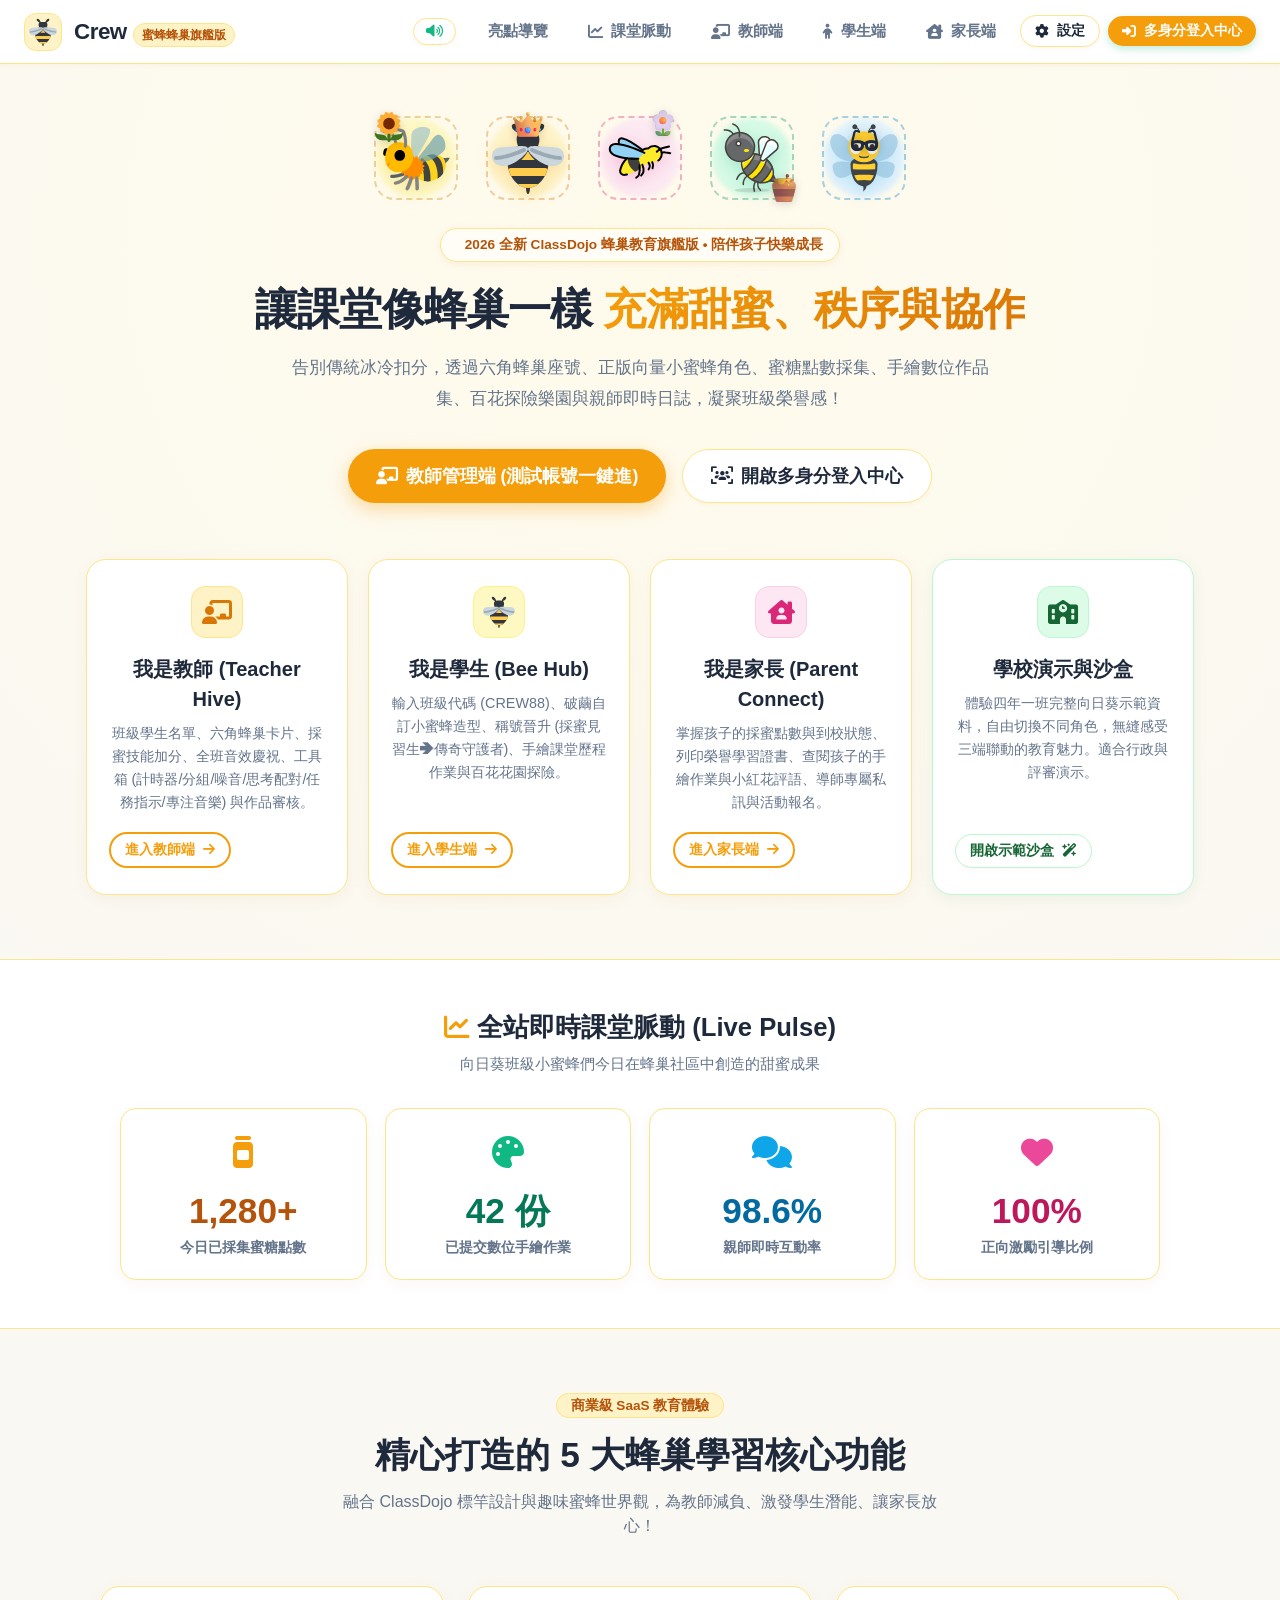
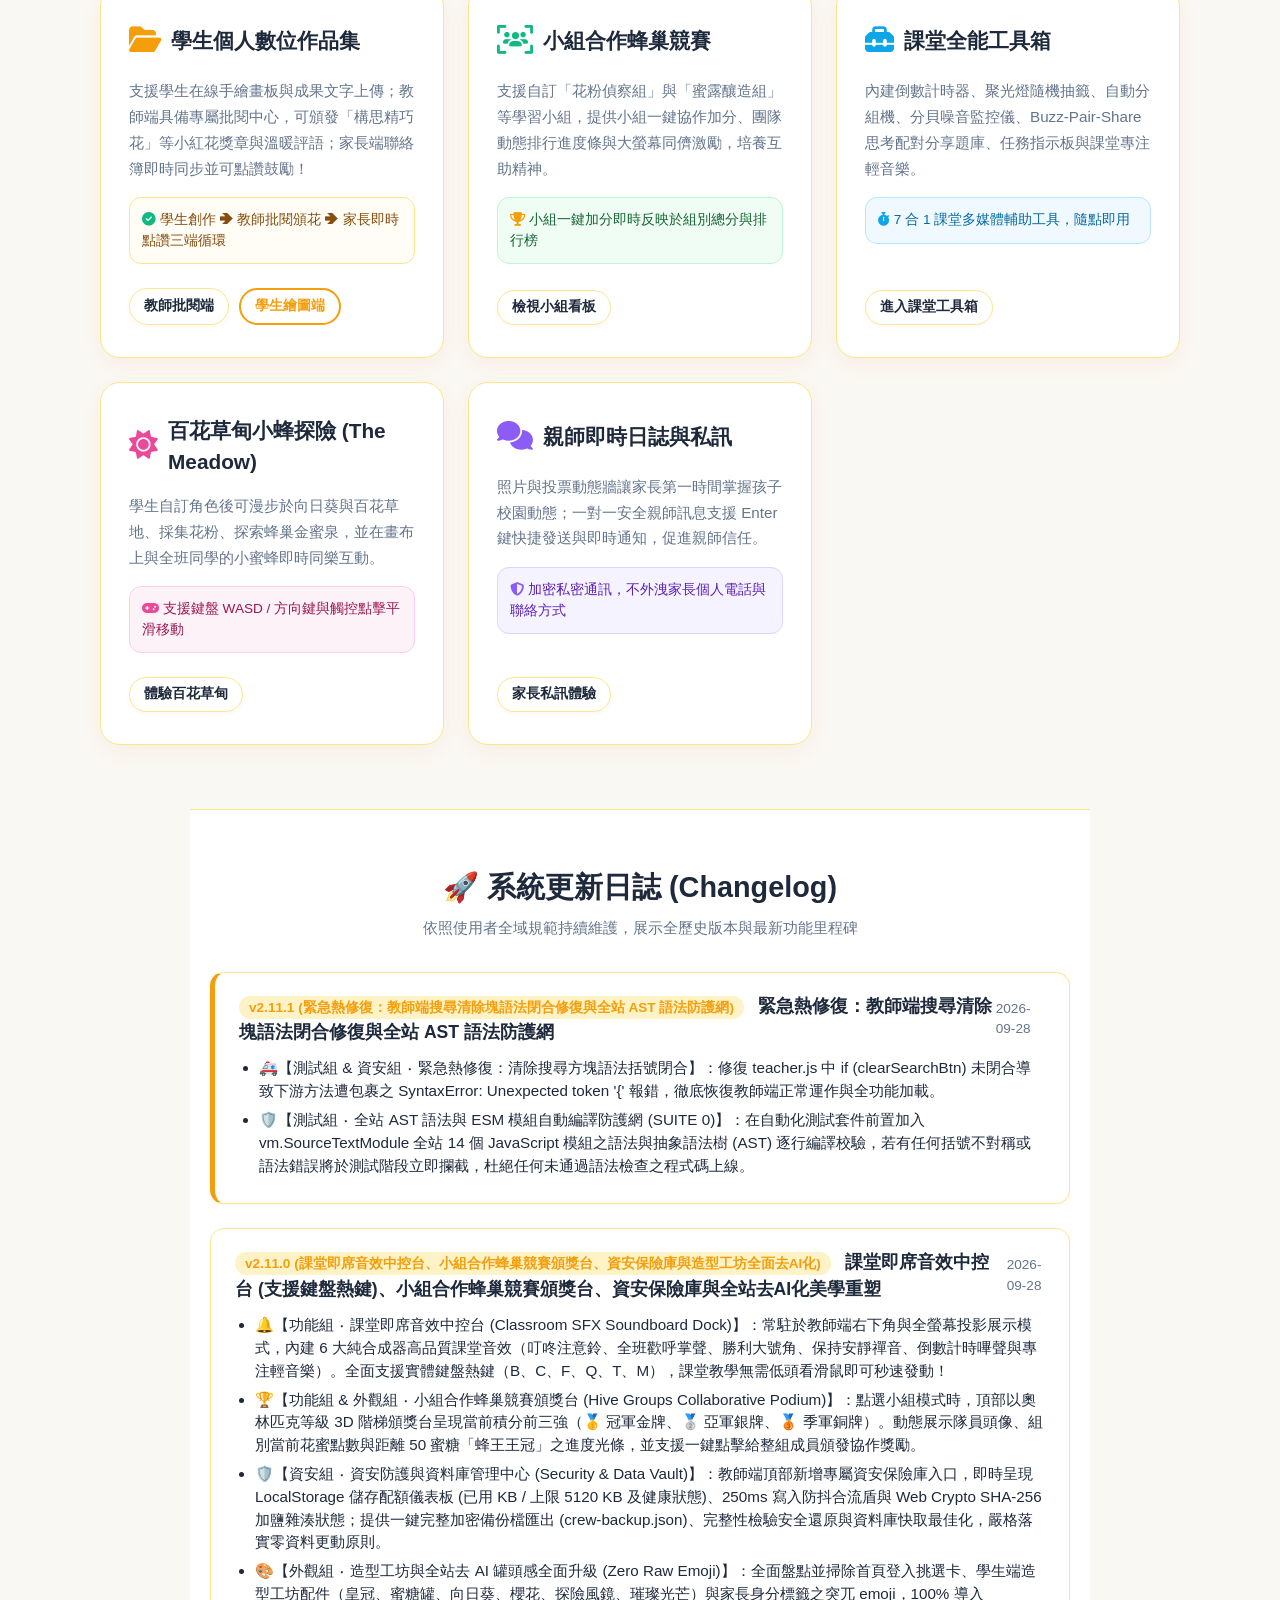
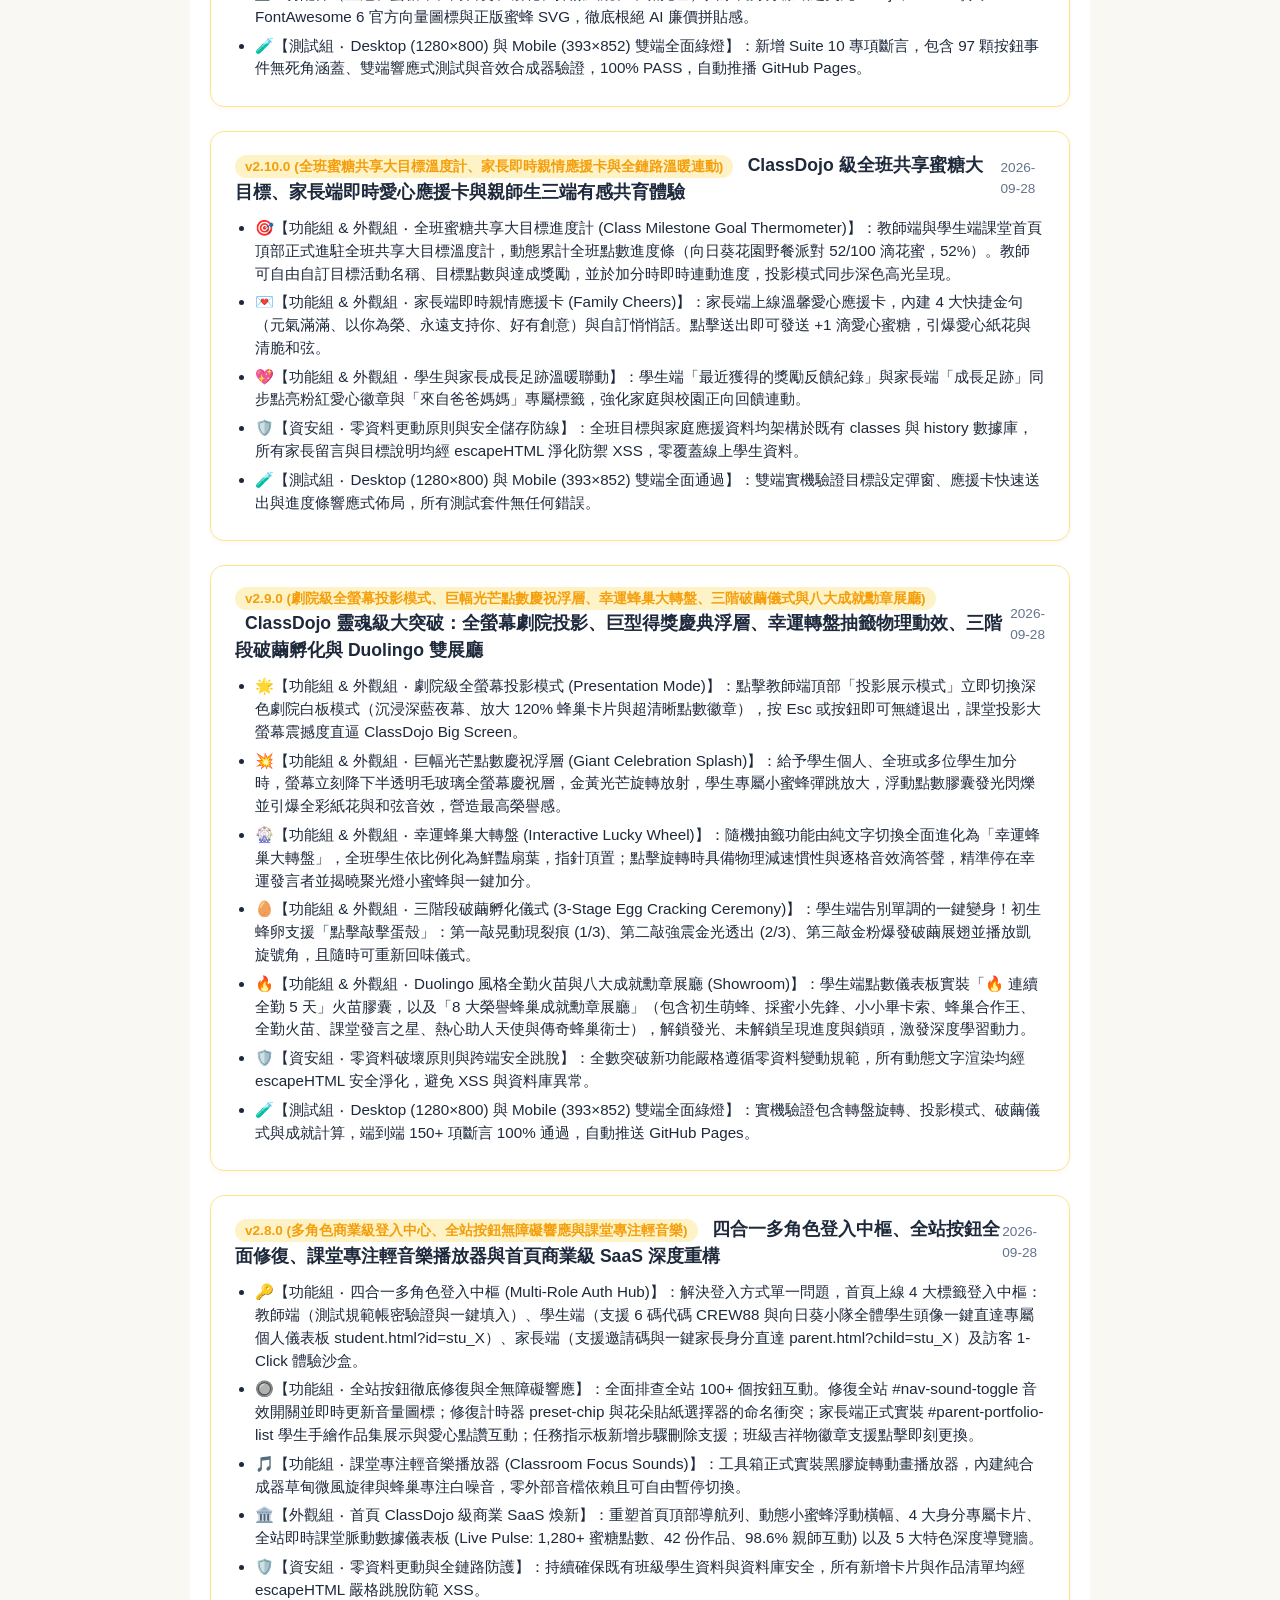
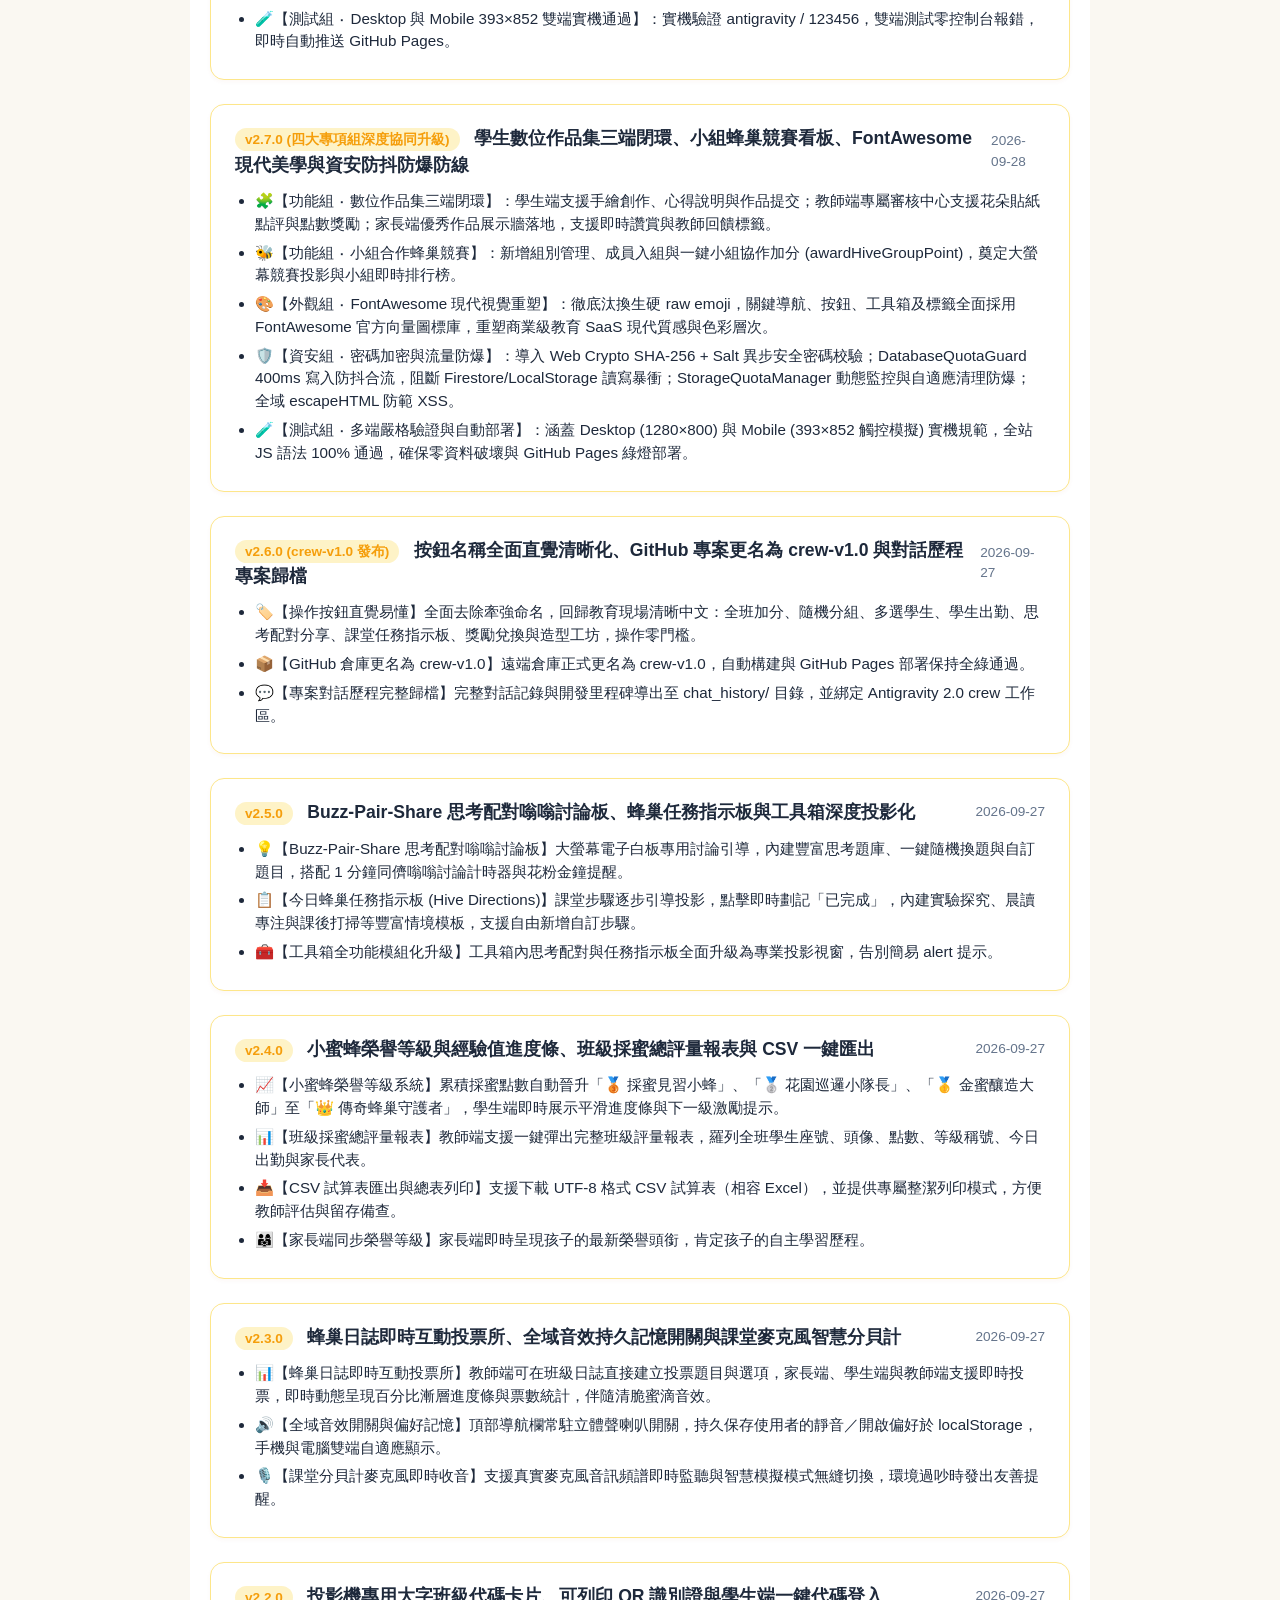
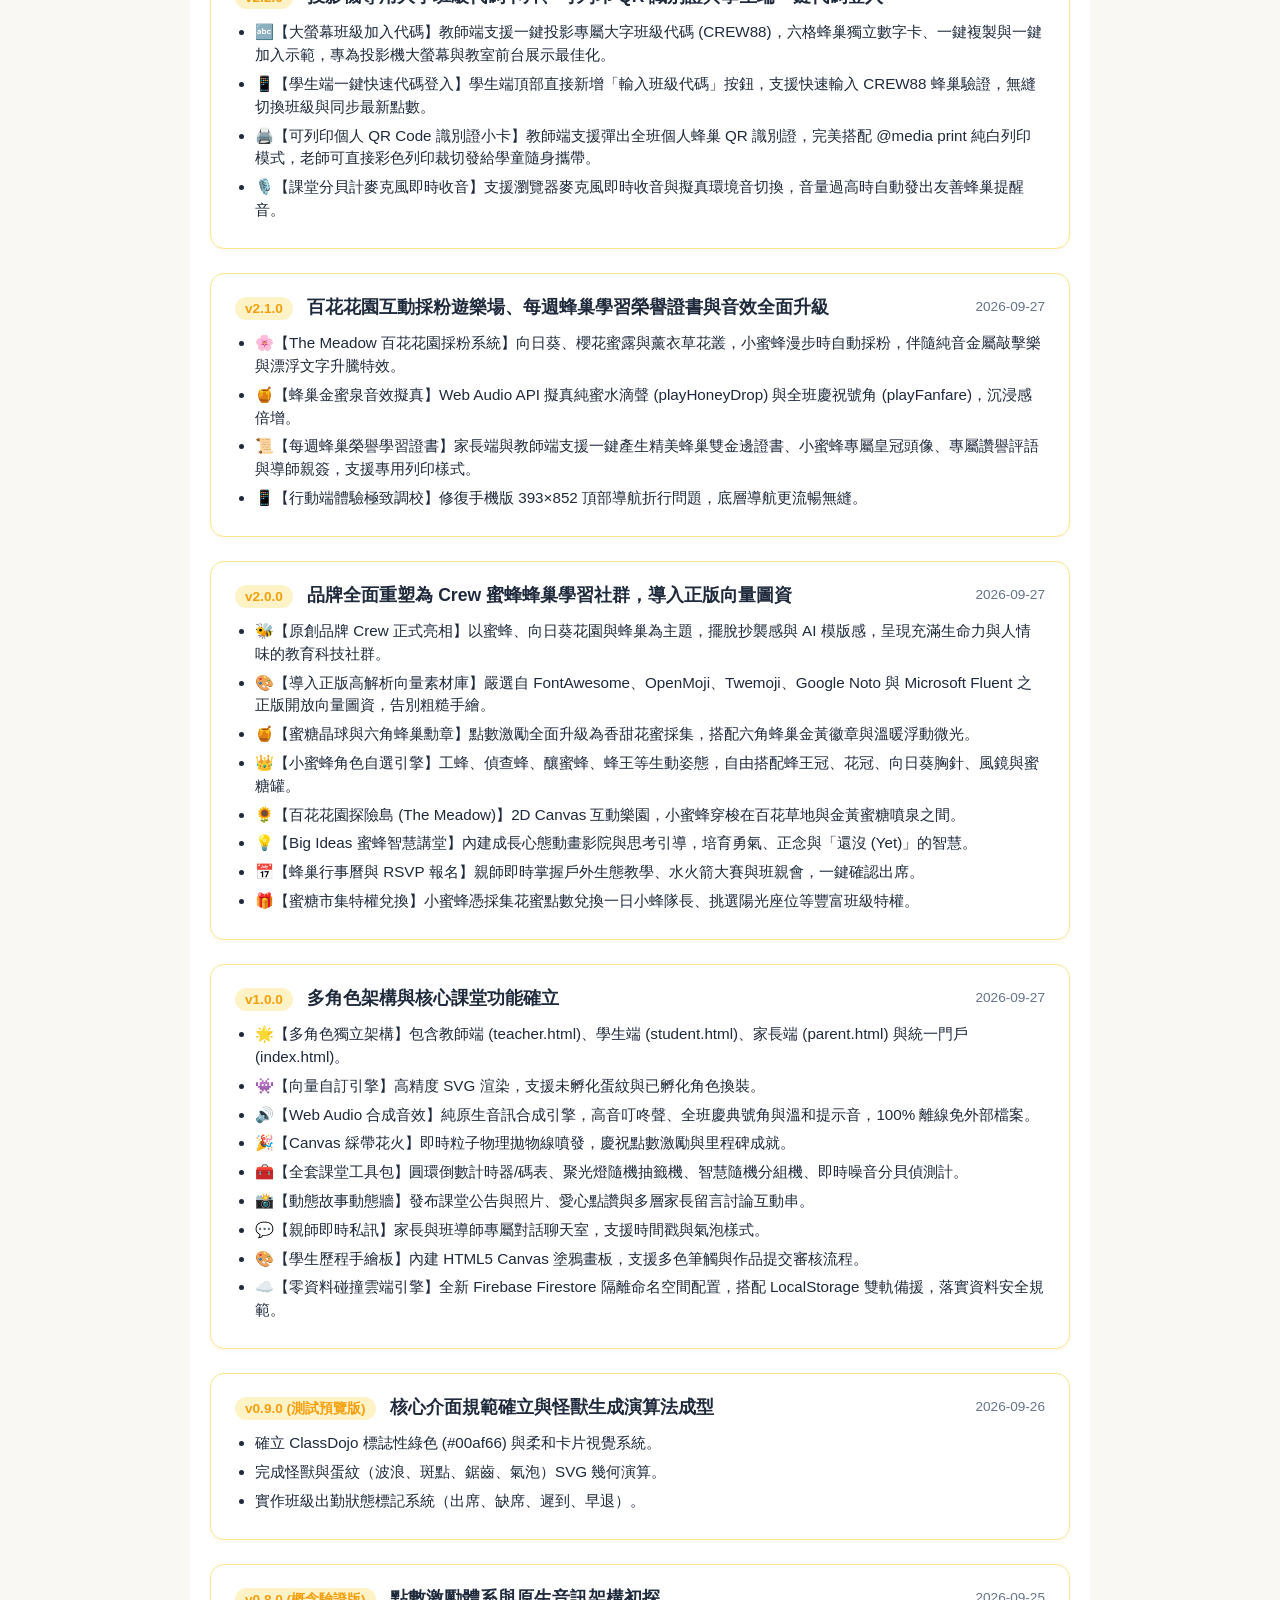
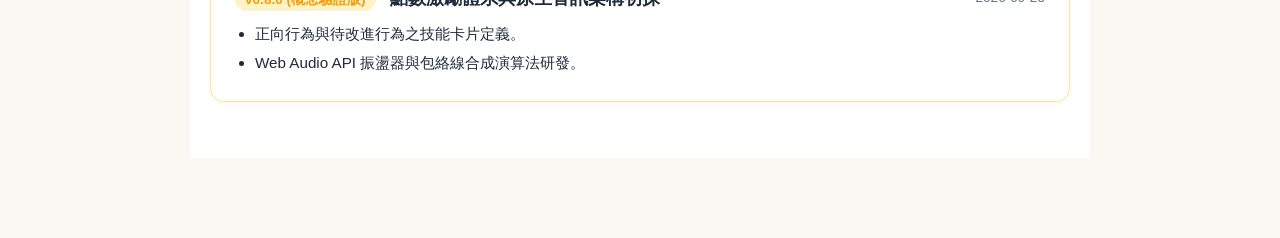
<file: index.html>
<!DOCTYPE html>
<html lang="zh-TW">
<head>
  <meta charset="UTF-8">
  <meta name="viewport" content="width=device-width, initial-scale=1.0, maximum-scale=1.0, user-scalable=no">
  <title>Crew - 充滿陽光與笑聲的蜜蜂蜂巢班級學習社群</title>
  <link rel="stylesheet" href="https://cdnjs.cloudflare.com/ajax/libs/font-awesome/6.5.1/css/all.min.css">
  <link rel="stylesheet" href="css/style.css">
  <link rel="stylesheet" href="css/dojo-ui.css">
  <link rel="icon" href="assets/svg/bee-twemoji.svg">
  <style>
    .login-nav-tabs {
      display: flex;
      background: #f8fafc;
      border-bottom: 1.5px solid #fde68a;
      padding: 6px 12px 0;
      gap: 6px;
      overflow-x: auto;
    }
    .login-nav-tab {
      padding: 10px 16px;
      font-size: 0.9rem;
      font-weight: 700;
      color: #64748b;
      background: transparent;
      border: none;
      border-top-left-radius: 10px;
      border-top-right-radius: 10px;
      cursor: pointer;
      display: flex;
      align-items: center;
      gap: 8px;
      transition: all 0.2s ease;
      white-space: nowrap;
    }
    .login-nav-tab:hover {
      color: #b45309;
      background: #fefce8;
    }
    .login-nav-tab.active {
      color: #b45309;
      background: #ffffff;
      border: 1.5px solid #fde68a;
      border-bottom-color: #ffffff;
      margin-bottom: -1.5px;
    }
    .login-pane {
      display: none;
      padding: 24px;
    }
    .login-pane.active {
      display: block;
    }
    .student-pick-grid {
      display: grid;
      grid-template-columns: repeat(auto-fill, minmax(130px, 1fr));
      gap: 12px;
      margin-top: 14px;
    }
    .student-pick-card {
      border: 1.5px solid #fde68a;
      border-radius: 14px;
      padding: 12px 8px;
      background: #ffffff;
      text-align: center;
      cursor: pointer;
      transition: all 0.2s ease;
      display: flex;
      flex-direction: column;
      align-items: center;
      gap: 6px;
    }
    .student-pick-card:hover {
      transform: translateY(-3px);
      box-shadow: 0 6px 16px rgba(245, 158, 11, 0.2);
      border-color: #f59e0b;
      background: #fffdf5;
    }
    .pulse-stat-card {
      background: #ffffff;
      border: 1.5px solid #fde68a;
      border-radius: 16px;
      padding: 20px;
      text-align: center;
      box-shadow: 0 4px 14px rgba(180, 83, 9, 0.05);
      transition: transform 0.2s;
    }
    .pulse-stat-card:hover {
      transform: translateY(-2px);
    }
    .feature-tour-card {
      background: #ffffff;
      border: 1.5px solid #fde68a;
      border-radius: 20px;
      padding: 32px 28px;
      box-shadow: 0 6px 20px rgba(180, 83, 9, 0.06);
      display: flex;
      flex-direction: column;
      justify-content: space-between;
      transition: transform 0.2s;
    }
    .feature-tour-card:hover {
      transform: translateY(-4px);
      border-color: #f59e0b;
    }
    .mobile-only-btn {
      display: none;
    }
    @media (max-width: 768px) {
      .mobile-only-btn {
        display: inline-flex !important;
      }
    }
  </style>
</head>
<body>

  <!-- Top Sticky Navbar -->
  <header class="dojo-navbar">
    <a href="index.html" class="dojo-brand">
      <div style="width: 38px; height: 38px; display: flex; align-items: center; justify-content: center; background: #fef3c7; border-radius: 12px; border: 1.5px solid #fde68a;">
        <img src="assets/svg/bee-twemoji.svg" alt="Crew Bee" style="width: 28px; height: 28px;">
      </div>
      <div style="display: flex; align-items: baseline; gap: 6px;">
        <span style="font-weight: 900; font-size: 1.4rem; letter-spacing: -0.5px; color: #1e293b;">Crew</span>
        <span style="font-size: 0.75rem; font-weight: 800; color: #b45309; background: #fef3c7; padding: 2px 8px; border-radius: 9999px; border: 1px solid #fde68a;">蜜蜂蜂巢旗艦版</span>
      </div>
    </a>

    <div style="display: flex; align-items: center; gap: 8px;">
      <!-- Sound Mute/Unmute Toggle Button -->
      <button id="nav-sound-toggle" class="btn btn-secondary btn-sm" title="開關全域音效" style="padding: 6px 12px;">
        <i class="fa-solid fa-volume-high" id="sound-toggle-icon"></i>
      </button>

      <!-- Mobile Quick Login Button -->
      <button id="btn-mobile-quick-login" class="btn btn-primary btn-sm mobile-only-btn" style="padding: 6px 12px; font-size: 0.8rem; font-weight: 800; border-radius: var(--radius-full);">
        <i class="fa-solid fa-right-to-bracket"></i> 登入
      </button>

      <nav class="dojo-nav-links">
        <a href="#features" class="nav-link-btn"><i class="fa-solid fa-sparkles"></i> 亮點導覽</a>
        <a href="#pulse" class="nav-link-btn"><i class="fa-solid fa-chart-line"></i> 課堂脈動</a>
        <a href="teacher.html" class="nav-link-btn"><i class="fa-solid fa-chalkboard-user"></i> 教師端</a>
        <a href="student.html" class="nav-link-btn"><i class="fa-solid fa-child"></i> 學生端</a>
        <a href="parent.html" class="nav-link-btn"><i class="fa-solid fa-house-chimney-user"></i> 家長端</a>
        <button id="btn-open-settings" class="btn btn-secondary btn-sm" title="系統與資料庫設定"><i class="fa-solid fa-gear"></i> 設定</button>
        <button id="btn-quick-login" class="btn btn-primary btn-sm"><i class="fa-solid fa-right-to-bracket"></i> 多身分登入中心</button>
      </nav>
    </div>
  </header>

  <!-- Main Content Area -->
  <main>
    <!-- Section 1: Hero Section -->
    <section class="landing-hero" style="background: radial-gradient(circle at 50% 20%, #fffbeb 0%, #faf8f2 100%); padding-top: 48px; padding-bottom: 64px;">
      
      <!-- Little Bees Floating Banner -->
      <div id="hero-monster-banner" style="display: flex; justify-content: center; align-items: center; gap: 20px; margin-bottom: 24px;"></div>
      
      <div style="display: inline-flex; align-items: center; gap: 8px; background: #fffdf5; border: 1.5px solid #fde68a; border-radius: var(--radius-full); padding: 6px 16px; margin-bottom: 20px; box-shadow: 0 2px 8px rgba(180, 83, 9, 0.08);">
        <i class="fa-solid fa-sparkles" style="color: #f59e0b;"></i>
        <span style="font-size: 0.85rem; font-weight: 800; color: #b45309;">2026 全新 ClassDojo 蜂巢教育旗艦版 • 陪伴孩子快樂成長</span>
      </div>

      <h1 class="hero-title" style="font-size: 2.7rem; font-weight: 900; color: #1e293b; margin-bottom: 16px; line-height: 1.25;">
        讓課堂像蜂巢一樣 <span style="color: #f59e0b; background: linear-gradient(135deg, #f59e0b, #d97706); -webkit-background-clip: text; -webkit-text-fill-color: transparent;">充滿甜蜜、秩序與協作</span>
      </h1>
      <p class="hero-subtitle" style="max-width: 720px; margin: 0 auto 36px; color: #64748b; font-size: 1.08rem; line-height: 1.75;">
        告別傳統冰冷扣分，透過六角蜂巢座號、正版向量小蜜蜂角色、蜜糖點數採集、手繪數位作品集、百花探險樂園與親師即時日誌，凝聚班級榮譽感！
      </p>

      <div style="display: flex; justify-content: center; gap: 16px; margin-bottom: 56px; flex-wrap: wrap;">
        <button id="btn-hero-demo" class="btn btn-primary btn-lg" style="box-shadow: 0 6px 18px rgba(245, 158, 11, 0.35); font-weight: 800;">
          <i class="fa-solid fa-chalkboard-user"></i> 教師管理端 (測試帳號一鍵進)
        </button>
        <button id="btn-hero-hub" class="btn btn-secondary btn-lg" style="border: 1.5px solid #fde68a; font-weight: 800; background: #ffffff;">
          <i class="fa-solid fa-users-viewfinder"></i> 開啟多身分登入中心
        </button>
      </div>

      <!-- Section: 4 Major Personas Cards Grid (ClassDojo Standard) -->
      <div class="role-cards-grid" style="max-width: 1140px; margin: 0 auto; display: grid; grid-template-columns: repeat(auto-fit, minmax(250px, 1fr)); gap: 20px; padding: 0 16px;">
        
        <!-- Teacher Card -->
        <a href="teacher.html" class="role-entry-card" id="card-teacher" style="border-radius: 20px; border: 1.5px solid #fde68a; background: #ffffff; padding: 26px 22px; display: flex; flex-direction: column; transition: all 0.2s ease; box-shadow: 0 4px 16px rgba(180, 83, 9, 0.06);">
          <div style="width: 52px; height: 52px; border-radius: 14px; background: #fef3c7; display: flex; align-items: center; justify-content: center; margin-bottom: 16px; border: 1px solid #fde68a;">
            <i class="fa-solid fa-chalkboard-user" style="font-size: 1.5rem; color: #d97706;"></i>
          </div>
          <h3 style="font-size: 1.25rem; font-weight: 800; color: #1e293b; margin-bottom: 8px;">我是教師 (Teacher Hive)</h3>
          <p style="color: #64748b; font-size: 0.9rem; line-height: 1.6; margin-bottom: 18px;">
            班級學生名單、六角蜂巢卡片、採蜜技能加分、全班音效慶祝、工具箱 (計時器/分組/噪音/思考配對/任務指示/專注音樂) 與作品審核。
          </p>
          <span class="btn btn-outline-primary btn-sm" style="margin-top: auto; align-self: flex-start;">
            進入教師端 <i class="fa-solid fa-arrow-right"></i>
          </span>
        </a>

        <!-- Student Card -->
        <a href="student.html" class="role-entry-card" id="card-student" style="border-radius: 20px; border: 1.5px solid #fde68a; background: #ffffff; padding: 26px 22px; display: flex; flex-direction: column; transition: all 0.2s ease; box-shadow: 0 4px 16px rgba(180, 83, 9, 0.06);">
          <div style="width: 52px; height: 52px; border-radius: 14px; background: #fef9c3; display: flex; align-items: center; justify-content: center; margin-bottom: 16px; border: 1px solid #fef08a;">
            <img src="assets/svg/bee-twemoji.svg" alt="小蜜蜂" style="width: 32px; height: 32px;">
          </div>
          <h3 style="font-size: 1.25rem; font-weight: 800; color: #1e293b; margin-bottom: 8px;">我是學生 (Bee Hub)</h3>
          <p style="color: #64748b; font-size: 0.9rem; line-height: 1.6; margin-bottom: 18px;">
            輸入班級代碼 (CREW88)、破繭自訂小蜜蜂造型、稱號晉升 (採蜜見習生➔傳奇守護者)、手繪課堂歷程作業與百花花園探險。
          </p>
          <span class="btn btn-outline-primary btn-sm" style="margin-top: auto; align-self: flex-start;">
            進入學生端 <i class="fa-solid fa-arrow-right"></i>
          </span>
        </a>

        <!-- Parent Card -->
        <a href="parent.html" class="role-entry-card" id="card-parent" style="border-radius: 20px; border: 1.5px solid #fde68a; background: #ffffff; padding: 26px 22px; display: flex; flex-direction: column; transition: all 0.2s ease; box-shadow: 0 4px 16px rgba(180, 83, 9, 0.06);">
          <div style="width: 52px; height: 52px; border-radius: 14px; background: #fce7f3; display: flex; align-items: center; justify-content: center; margin-bottom: 16px; border: 1px solid #fbcfe8;">
            <i class="fa-solid fa-house-chimney-user" style="font-size: 1.5rem; color: #db2777;"></i>
          </div>
          <h3 style="font-size: 1.25rem; font-weight: 800; color: #1e293b; margin-bottom: 8px;">我是家長 (Parent Connect)</h3>
          <p style="color: #64748b; font-size: 0.9rem; line-height: 1.6; margin-bottom: 18px;">
            掌握孩子的採蜜點數與到校狀態、列印榮譽學習證書、查閱孩子的手繪作業與小紅花評語、導師專屬私訊與活動報名。
          </p>
          <span class="btn btn-outline-primary btn-sm" style="margin-top: auto; align-self: flex-start;">
            進入家長端 <i class="fa-solid fa-arrow-right"></i>
          </span>
        </a>

        <!-- School / Demo Sandbox Card -->
        <div class="role-entry-card" id="card-sandbox" style="border-radius: 20px; border: 1.5px solid #bbf7d0; background: #ffffff; padding: 26px 22px; display: flex; flex-direction: column; transition: all 0.2s ease; box-shadow: 0 4px 16px rgba(22, 101, 52, 0.06); cursor: pointer;">
          <div style="width: 52px; height: 52px; border-radius: 14px; background: #dcfce7; display: flex; align-items: center; justify-content: center; margin-bottom: 16px; border: 1px solid #bbf7d0;">
            <i class="fa-solid fa-school" style="font-size: 1.5rem; color: #166534;"></i>
          </div>
          <h3 style="font-size: 1.25rem; font-weight: 800; color: #1e293b; margin-bottom: 8px;">學校演示與沙盒</h3>
          <p style="color: #64748b; font-size: 0.9rem; line-height: 1.6; margin-bottom: 18px;">
            體驗四年一班完整向日葵示範資料，自由切換不同角色，無縫感受三端聯動的教育魅力。適合行政與評審演示。
          </p>
          <span class="btn btn-secondary btn-sm" id="btn-open-sandbox-modal" style="margin-top: auto; align-self: flex-start; border-color: #bbf7d0; color: #166534; font-weight: 800;">
            開啟示範沙盒 <i class="fa-solid fa-wand-magic-sparkles"></i>
          </span>
        </div>
      </div>
    </section>

    <!-- Section 2: Live Classroom Pulse Bar -->
    <section id="pulse" style="background: #ffffff; padding: 48px 20px; border-top: 1.5px solid #fde68a; border-bottom: 1.5px solid #fde68a;">
      <div style="max-width: 1040px; margin: 0 auto;">
        <div style="text-align: center; margin-bottom: 32px;">
          <h2 style="font-size: 1.6rem; font-weight: 900; color: #1e293b; margin-bottom: 6px;">
            <i class="fa-solid fa-chart-line" style="color: #f59e0b;"></i> 全站即時課堂脈動 (Live Pulse)
          </h2>
          <p style="color: #64748b; font-size: 0.95rem;">向日葵班級小蜜蜂們今日在蜂巢社區中創造的甜蜜成果</p>
        </div>

        <div style="display: grid; grid-template-columns: repeat(auto-fit, minmax(220px, 1fr)); gap: 18px;">
          <div class="pulse-stat-card">
            <div style="font-size: 2rem; color: #f59e0b; margin-bottom: 8px;"><i class="fa-solid fa-jar"></i></div>
            <div style="font-size: 2.2rem; font-weight: 900; color: #b45309;" id="pulse-stat-honey">1,280+</div>
            <div style="font-size: 0.9rem; font-weight: 700; color: #64748b;">今日已採集蜜糖點數</div>
          </div>
          <div class="pulse-stat-card">
            <div style="font-size: 2rem; color: #10b981; margin-bottom: 8px;"><i class="fa-solid fa-palette"></i></div>
            <div style="font-size: 2.2rem; font-weight: 900; color: #047857;" id="pulse-stat-portfolios">42 份</div>
            <div style="font-size: 0.9rem; font-weight: 700; color: #64748b;">已提交數位手繪作業</div>
          </div>
          <div class="pulse-stat-card">
            <div style="font-size: 2rem; color: #0ea5e9; margin-bottom: 8px;"><i class="fa-solid fa-comments"></i></div>
            <div style="font-size: 2.2rem; font-weight: 900; color: #0369a1;">98.6%</div>
            <div style="font-size: 0.9rem; font-weight: 700; color: #64748b;">親師即時互動率</div>
          </div>
          <div class="pulse-stat-card">
            <div style="font-size: 2rem; color: #ec4899; margin-bottom: 8px;"><i class="fa-solid fa-heart"></i></div>
            <div style="font-size: 2.2rem; font-weight: 900; color: #be185d;">100%</div>
            <div style="font-size: 0.9rem; font-weight: 700; color: #64748b;">正向激勵引導比例</div>
          </div>
        </div>
      </div>
    </section>

    <!-- Section 3: Interactive Features Showcase -->
    <section id="features" style="background: #faf8f2; padding: 64px 20px;">
      <div style="max-width: 1080px; margin: 0 auto;">
        <div style="text-align: center; margin-bottom: 48px;">
          <span style="font-size: 0.85rem; font-weight: 800; color: #b45309; background: #fef3c7; padding: 4px 14px; border-radius: 999px; border: 1px solid #fde68a;">商業級 SaaS 教育體驗</span>
          <h2 style="font-size: 2.2rem; font-weight: 900; color: #1e293b; margin-top: 12px; margin-bottom: 8px;">
            精心打造的 5 大蜂巢學習核心功能
          </h2>
          <p style="color: #64748b; font-size: 1rem; max-width: 600px; margin: 0 auto;">融合 ClassDojo 標竿設計與趣味蜜蜂世界觀，為教師減負、激發學生潛能、讓家長放心！</p>
        </div>

        <div style="display: grid; grid-template-columns: repeat(auto-fit, minmax(320px, 1fr)); gap: 24px;">
          
          <!-- Feature 1: Digital Portfolios -->
          <div class="feature-tour-card">
            <div>
              <div style="display: flex; align-items: center; gap: 10px; margin-bottom: 16px;">
                <span style="font-size: 1.8rem; color: #f59e0b;"><i class="fa-solid fa-folder-open"></i></span>
                <h3 style="font-size: 1.3rem; font-weight: 800; color: #1e293b;">學生個人數位作品集</h3>
              </div>
              <p style="color: #64748b; font-size: 0.95rem; line-height: 1.7; margin-bottom: 16px;">
                支援學生在線手繪畫板與成果文字上傳；教師端具備專屬批閱中心，可頒發「構思精巧花」等小紅花獎章與溫暖評語；家長端聯絡簿即時同步並可點讚鼓勵！
              </p>
              <div style="background: #fffdf5; border: 1px solid #fde68a; border-radius: 12px; padding: 12px; font-size: 0.85rem; color: #854d0e;">
                <i class="fa-solid fa-circle-check" style="color: #10b981;"></i> 學生創作 ➔ 教師批閱頒花 ➔ 家長即時點讚三端循環
              </div>
            </div>
            <div style="margin-top: 24px; display: flex; gap: 10px;">
              <a href="teacher.html" class="btn btn-secondary btn-sm" style="font-weight: 700;">教師批閱端</a>
              <a href="student.html?tab=portfolio" class="btn btn-outline-primary btn-sm" style="font-weight: 700;">學生繪圖端</a>
            </div>
          </div>

          <!-- Feature 2: Hive Groups & Collaboration -->
          <div class="feature-tour-card">
            <div>
              <div style="display: flex; align-items: center; gap: 10px; margin-bottom: 16px;">
                <span style="font-size: 1.8rem; color: #10b981;"><i class="fa-solid fa-users-viewfinder"></i></span>
                <h3 style="font-size: 1.3rem; font-weight: 800; color: #1e293b;">小組合作蜂巢競賽</h3>
              </div>
              <p style="color: #64748b; font-size: 0.95rem; line-height: 1.7; margin-bottom: 16px;">
                支援自訂「花粉偵察組」與「蜜露釀造組」等學習小組，提供小組一鍵協作加分、團隊動態排行進度條與大螢幕同儕激勵，培養互助精神。
              </p>
              <div style="background: #f0fdf4; border: 1px solid #bbf7d0; border-radius: 12px; padding: 12px; font-size: 0.85rem; color: #166534;">
                <i class="fa-solid fa-trophy" style="color: #f59e0b;"></i> 小組一鍵加分即時反映於組別總分與排行榜
              </div>
            </div>
            <div style="margin-top: 24px;">
              <a href="teacher.html" class="btn btn-secondary btn-sm" style="font-weight: 700;">檢視小組看板</a>
            </div>
          </div>

          <!-- Feature 3: Toolkit -->
          <div class="feature-tour-card">
            <div>
              <div style="display: flex; align-items: center; gap: 10px; margin-bottom: 16px;">
                <span style="font-size: 1.8rem; color: #0ea5e9;"><i class="fa-solid fa-toolbox"></i></span>
                <h3 style="font-size: 1.3rem; font-weight: 800; color: #1e293b;">課堂全能工具箱</h3>
              </div>
              <p style="color: #64748b; font-size: 0.95rem; line-height: 1.7; margin-bottom: 16px;">
                內建倒數計時器、聚光燈隨機抽籤、自動分組機、分貝噪音監控儀、Buzz-Pair-Share 思考配對分享題庫、任務指示板與課堂專注輕音樂。
              </p>
              <div style="background: #f0f9ff; border: 1px solid #bae6fd; border-radius: 12px; padding: 12px; font-size: 0.85rem; color: #0369a1;">
                <i class="fa-solid fa-stopwatch" style="color: #0ea5e9;"></i> 7 合 1 課堂多媒體輔助工具，隨點即用
              </div>
            </div>
            <div style="margin-top: 24px;">
              <a href="teacher.html" class="btn btn-secondary btn-sm" style="font-weight: 700;">進入課堂工具箱</a>
            </div>
          </div>

          <!-- Feature 4: The Meadow Adventure -->
          <div class="feature-tour-card">
            <div>
              <div style="display: flex; align-items: center; gap: 10px; margin-bottom: 16px;">
                <span style="font-size: 1.8rem; color: #ec4899;"><i class="fa-solid fa-sun"></i></span>
                <h3 style="font-size: 1.3rem; font-weight: 800; color: #1e293b;">百花草甸小蜂探險 (The Meadow)</h3>
              </div>
              <p style="color: #64748b; font-size: 0.95rem; line-height: 1.7; margin-bottom: 16px;">
                學生自訂角色後可漫步於向日葵與百花草地、採集花粉、探索蜂巢金蜜泉，並在畫布上與全班同學的小蜜蜂即時同樂互動。
              </p>
              <div style="background: #fdf2f8; border: 1px solid #fbcfe8; border-radius: 12px; padding: 12px; font-size: 0.85rem; color: #9d174d;">
                <i class="fa-solid fa-gamepad" style="color: #ec4899;"></i> 支援鍵盤 WASD / 方向鍵與觸控點擊平滑移動
              </div>
            </div>
            <div style="margin-top: 24px;">
              <a href="student.html?tab=islands" class="btn btn-secondary btn-sm" style="font-weight: 700;">體驗百花草甸</a>
            </div>
          </div>

          <!-- Feature 5: Story & Messages -->
          <div class="feature-tour-card">
            <div>
              <div style="display: flex; align-items: center; gap: 10px; margin-bottom: 16px;">
                <span style="font-size: 1.8rem; color: #8b5cf6;"><i class="fa-solid fa-comments"></i></span>
                <h3 style="font-size: 1.3rem; font-weight: 800; color: #1e293b;">親師即時日誌與私訊</h3>
              </div>
              <p style="color: #64748b; font-size: 0.95rem; line-height: 1.7; margin-bottom: 16px;">
                照片與投票動態牆讓家長第一時間掌握孩子校園動態；一對一安全親師訊息支援 Enter 鍵快捷發送與即時通知，促進親師信任。
              </p>
              <div style="background: #f5f3ff; border: 1px solid #ddd6fe; border-radius: 12px; padding: 12px; font-size: 0.85rem; color: #5b21b6;">
                <i class="fa-solid fa-shield-halved" style="color: #8b5cf6;"></i> 加密私密通訊，不外洩家長個人電話與聯絡方式
              </div>
            </div>
            <div style="margin-top: 24px;">
              <a href="parent.html?tab=chat" class="btn btn-secondary btn-sm" style="font-weight: 700;">家長私訊體驗</a>
            </div>
          </div>

        </div>
      </div>
    </section>

    <!-- Section 4: Homepage Changelog (User Global Rule 1) -->
    <section class="changelog-section" id="changelog-container" style="background: #ffffff; padding: 56px 20px; border-top: 1.5px solid #fde68a;">
      <!-- Rendered dynamically by changelog.js -->
    </section>
  </main>

  <!-- Commercial Multi-Role Login Center Modal (Comprehensive Hub) -->
  <div class="modal-backdrop" id="login-modal">
    <div class="modal-card" style="max-width: 560px; border-radius: 20px; border: 1.5px solid #fde68a; overflow: hidden; padding: 0;">
      
      <!-- Modal Header -->
      <div class="modal-header" style="border-bottom: 1.5px solid #fef3c7; background: #fffdf5; padding: 16px 24px;">
        <div class="modal-title-group">
          <span style="font-size: 1.4rem; color: #f59e0b;"><i class="fa-solid fa-users-gear"></i></span>
          <h3 class="modal-title">Crew 全身分多功能登入中心</h3>
        </div>
        <button class="modal-close-btn" id="btn-close-login">&times;</button>
      </div>

      <!-- Login Role Tabs Bar -->
      <div class="login-nav-tabs">
        <button class="login-nav-tab active" data-tab="tab-teacher">
          <i class="fa-solid fa-chalkboard-user"></i> 教師登入
        </button>
        <button class="login-nav-tab" data-tab="tab-student">
          <i class="fa-solid fa-child"></i> 學生代碼/頭像
        </button>
        <button class="login-nav-tab" data-tab="tab-parent">
          <i class="fa-solid fa-house-chimney-user"></i> 家長專屬通道
        </button>
        <button class="login-nav-tab" data-tab="tab-demo">
          <i class="fa-solid fa-wand-magic-sparkles"></i> 1-Click 沙盒
        </button>
      </div>

      <!-- Tab Content 1: Teacher Login (User Rule 2: antigravity / 123456) -->
      <div class="login-pane active" id="pane-tab-teacher">
        <div style="background: #fefce8; border: 1px solid #fef08a; border-radius: 12px; padding: 12px 16px; margin-bottom: 18px; font-size: 0.85rem; color: #854d0e;">
          <strong><i class="fa-solid fa-shield-halved" style="color: #f59e0b;"></i> 測試規範預設教師帳號：</strong><br>
          帳號：<code>antigravity</code> | 密碼：<code>123456</code>
          <button id="btn-autofill-teacher" class="btn btn-secondary btn-sm" style="margin-top: 6px; padding: 2px 10px; font-size: 0.8rem; border-color: #fde68a;">
            <i class="fa-solid fa-magic"></i> 一鍵填入測試帳號
          </button>
        </div>

        <div style="display: flex; flex-direction: column; gap: 14px; margin-bottom: 20px;">
          <div>
            <label style="font-size: 0.9rem; font-weight: 700; color: #1e293b; display: block; margin-bottom: 6px;">教師帳號</label>
            <input type="text" id="login-username" value="antigravity" placeholder="請輸入帳號" style="width: 100%; padding: 10px 14px; border: 1.5px solid #fde68a; border-radius: 8px; font-family: inherit;">
          </div>
          <div>
            <label style="font-size: 0.9rem; font-weight: 700; color: #1e293b; display: block; margin-bottom: 6px;">教師密碼</label>
            <input type="password" id="login-password" value="123456" placeholder="請輸入密碼" style="width: 100%; padding: 10px 14px; border: 1.5px solid #fde68a; border-radius: 8px; font-family: inherit;">
          </div>
        </div>

        <button class="btn btn-primary btn-lg" id="btn-submit-login" style="width: 100%; font-weight: 800; box-shadow: 0 4px 14px rgba(245, 158, 11, 0.35);">
          <i class="fa-solid fa-right-to-bracket"></i> 驗證登入教師端 (Teacher Hive)
        </button>
      </div>

      <!-- Tab Content 2: Student Login (Class code or 1-Click Student Avatar) -->
      <div class="login-pane" id="pane-tab-student">
        <div style="margin-bottom: 18px;">
          <label style="font-size: 0.9rem; font-weight: 700; color: #1e293b; display: block; margin-bottom: 6px;">
            方式 1：輸入班級 6 碼代碼 (例如 CREW88)
          </label>
          <div style="display: flex; gap: 10px;">
            <input type="text" id="input-hub-student-code" placeholder="請輸入 6 碼班級代碼" value="CREW88" style="flex: 1; padding: 10px 14px; border: 1.5px solid #fde68a; border-radius: 8px; font-family: inherit; font-weight: 700; text-transform: uppercase;">
            <button class="btn btn-primary" id="btn-submit-hub-student-code">進入班級</button>
          </div>
        </div>

        <div style="border-top: 1.5px dashed #fde68a; padding-top: 16px;">
          <label style="font-size: 0.9rem; font-weight: 700; color: #1e293b; display: block; margin-bottom: 4px;">
            方式 2：免密碼・一鍵挑選向日葵班小蜜蜂隊員
          </label>
          <p style="font-size: 0.8rem; color: #64748b; margin-bottom: 10px;">點擊任一位學生頭像，立即以該學生身分進入專屬儀表板：</p>
          
          <div class="student-pick-grid">
            <div class="student-pick-card" data-student-id="stu_demo_1">
              <div style="width: 38px; height: 38px; display: flex; align-items: center; justify-content: center; margin-bottom: 4px;">
                <img src="assets/svg/bee-twemoji.svg" alt="Beyoncé" style="width: 34px; height: 34px;">
              </div>
              <strong style="font-size: 0.85rem; color: #1e293b;">Beyoncé</strong>
              <small style="color: #b45309; font-weight: 700;">座號 1</small>
            </div>
            <div class="student-pick-card" data-student-id="stu_demo_2">
              <div style="width: 38px; height: 38px; display: flex; align-items: center; justify-content: center; margin-bottom: 4px;">
                <img src="assets/svg/bee-noto.svg" alt="Denzel" style="width: 34px; height: 34px;">
              </div>
              <strong style="font-size: 0.85rem; color: #1e293b;">Denzel</strong>
              <small style="color: #b45309; font-weight: 700;">座號 2</small>
            </div>
            <div class="student-pick-card" data-student-id="stu_demo_3">
              <div style="width: 38px; height: 38px; display: flex; align-items: center; justify-content: center; margin-bottom: 4px;">
                <img src="assets/svg/bee-streamline.svg" alt="Jennifer" style="width: 34px; height: 34px;">
              </div>
              <strong style="font-size: 0.85rem; color: #1e293b;">Jennifer</strong>
              <small style="color: #b45309; font-weight: 700;">座號 3</small>
            </div>
            <div class="student-pick-card" data-student-id="stu_demo_4">
              <div style="width: 38px; height: 38px; display: flex; align-items: center; justify-content: center; margin-bottom: 4px;">
                <img src="assets/svg/bee-openmoji.svg" alt="Justin" style="width: 34px; height: 34px;">
              </div>
              <strong style="font-size: 0.85rem; color: #1e293b;">Justin</strong>
              <small style="color: #b45309; font-weight: 700;">座號 4</small>
            </div>
            <div class="student-pick-card" data-student-id="stu_demo_5">
              <div style="width: 38px; height: 38px; display: flex; align-items: center; justify-content: center; margin-bottom: 4px;">
                <img src="assets/svg/bee-emojione.svg" alt="Leonardo" style="width: 34px; height: 34px;">
              </div>
              <strong style="font-size: 0.85rem; color: #1e293b;">Leonardo</strong>
              <small style="color: #b45309; font-weight: 700;">座號 5</small>
            </div>
          </div>
        </div>
      </div>

      <!-- Tab Content 3: Parent Login (Invite Code or 1-Click Child Connect) -->
      <div class="login-pane" id="pane-tab-parent">
        <div style="margin-bottom: 18px;">
          <label style="font-size: 0.9rem; font-weight: 700; color: #1e293b; display: block; margin-bottom: 6px;">
            方式 1：輸入孩子專屬邀請碼 (例如 P-BEY01)
          </label>
          <div style="display: flex; gap: 10px;">
            <input type="text" id="input-hub-parent-code" placeholder="請輸入邀請代碼 (如 P-BEY01)" value="P-BEY01" style="flex: 1; padding: 10px 14px; border: 1.5px solid #fde68a; border-radius: 8px; font-family: inherit; font-weight: 700; text-transform: uppercase;">
            <button class="btn btn-primary" id="btn-submit-hub-parent-code">進入聯絡簿</button>
          </div>
        </div>

        <div style="border-top: 1.5px dashed #fde68a; padding-top: 16px;">
          <label style="font-size: 0.9rem; font-weight: 700; color: #1e293b; display: block; margin-bottom: 4px;">
            方式 2：快速以向日葵小隊家長身分進入
          </label>
          <div style="display: flex; flex-direction: column; gap: 8px; margin-top: 10px;">
            <a href="parent.html?child=stu_demo_1" class="btn btn-secondary" style="justify-content: flex-start; text-align: left; padding: 10px 16px; border-color: #fde68a;">
              <div style="width: 36px; height: 36px; border-radius: 50%; background: #fce7f3; display: flex; align-items: center; justify-content: center; margin-right: 12px; border: 1.5px solid #fbcfe8; color: #db2777; font-size: 1.1rem; flex-shrink: 0;">
                <i class="fa-solid fa-user-nurse"></i>
              </div>
              <div>
                <strong style="color: #1e293b; display: block;">Beyoncé 的家長</strong>
                <small style="color: #64748b;">代碼：P-BEY01 • 學生座號 1</small>
              </div>
            </a>
            <a href="parent.html?child=stu_demo_2" class="btn btn-secondary" style="justify-content: flex-start; text-align: left; padding: 10px 16px; border-color: #fde68a;">
              <div style="width: 36px; height: 36px; border-radius: 50%; background: #e0f2fe; display: flex; align-items: center; justify-content: center; margin-right: 12px; border: 1.5px solid #bae6fd; color: #0284c7; font-size: 1.1rem; flex-shrink: 0;">
                <i class="fa-solid fa-user-tie"></i>
              </div>
              <div>
                <strong style="color: #1e293b; display: block;">Denzel 的家長</strong>
                <small style="color: #64748b;">代碼：P-DEN02 • 學生座號 2</small>
              </div>
            </a>
            <a href="parent.html?child=stu_demo_5" class="btn btn-secondary" style="justify-content: flex-start; text-align: left; padding: 10px 16px; border-color: #fde68a;">
              <div style="width: 36px; height: 36px; border-radius: 50%; background: #fef3c7; display: flex; align-items: center; justify-content: center; margin-right: 12px; border: 1.5px solid #fde68a; color: #d97706; font-size: 1.1rem; flex-shrink: 0;">
                <i class="fa-solid fa-user-graduate"></i>
              </div>
              <div>
                <strong style="color: #1e293b; display: block;">Leonardo 的家長</strong>
                <small style="color: #64748b;">代碼：P-LEO05 • 學生座號 5</small>
              </div>
            </a>
          </div>
        </div>
      </div>

      <!-- Tab Content 4: 1-Click Instant Playground Sandbox -->
      <div class="login-pane" id="pane-tab-demo">
        <div style="background: #f0fdf4; border: 1px solid #bbf7d0; border-radius: 12px; padding: 14px; margin-bottom: 18px;">
          <h4 style="font-size: 0.95rem; font-weight: 800; color: #166534; margin-bottom: 4px;">
            <i class="fa-solid fa-sparkles"></i> 評審與訪客免登入即刻演示
          </h4>
          <p style="font-size: 0.85rem; color: #14532d; margin: 0; line-height: 1.5;">
            向日葵四年一班完整環境已就緒。點擊任一入口，立即無縫進入對應端點體驗：
          </p>
        </div>

        <div style="display: flex; flex-direction: column; gap: 12px;">
          <a href="teacher.html" class="btn btn-primary btn-lg" style="justify-content: center; font-weight: 800; box-shadow: 0 4px 14px rgba(245, 158, 11, 0.35);">
            <i class="fa-solid fa-chalkboard-user"></i> 直接進入教師端 (Teacher Hive)
          </a>
          <a href="student.html" class="btn btn-secondary btn-lg" style="justify-content: center; font-weight: 800; border: 1.5px solid #fde68a;">
            <i class="fa-solid fa-child"></i> 直接進入學生端 (Student Bee Hub)
          </a>
          <a href="parent.html" class="btn btn-secondary btn-lg" style="justify-content: center; font-weight: 800; border: 1.5px solid #fbcfe8; color: #db2777;">
            <i class="fa-solid fa-house-chimney-user"></i> 直接進入家長端 (Parent Connect)
          </a>
        </div>
      </div>

      <!-- Modal Footer -->
      <div class="modal-footer" style="background: #fffdf5; border-top: 1.5px solid #fef3c7; padding: 12px 24px; display: flex; justify-content: space-between; align-items: center;">
        <span style="font-size: 0.8rem; color: #94a3b8;">按 Esc 鍵或點擊外框即可關閉</span>
        <button class="btn btn-secondary btn-sm" id="btn-cancel-login">關閉</button>
      </div>
    </div>
  </div>

  <!-- System & Firebase Settings Modal (User Rule 4: Data Security) -->
  <div class="modal-backdrop" id="settings-modal">
    <div class="modal-card" style="max-width: 520px; border-radius: 20px; border: 1.5px solid #fde68a;">
      <div class="modal-header" style="border-bottom: 1px solid #fef3c7; background: #fffdf5;">
        <div class="modal-title-group">
          <span style="font-size: 1.4rem; color: #f59e0b;"><i class="fa-solid fa-gear"></i></span>
          <h3 class="modal-title">系統與資料庫設定</h3>
        </div>
        <button class="modal-close-btn" id="btn-close-settings">&times;</button>
      </div>
      <div class="modal-body">
        <div style="background: #fefce8; border: 1px solid #fef08a; border-radius: 12px; padding: 14px; margin-bottom: 18px;">
          <h4 style="font-size: 0.95rem; font-weight: 800; color: #b45309; margin-bottom: 6px;"><i class="fa-solid fa-shield-halved" style="color: #f59e0b;"></i> 零資料更動保證 (Zero Data Disruption)</h4>
          <p style="font-size: 0.85rem; color: #78350f; line-height: 1.5;">
            本系統使用專屬隔離命名空間 <code>classdojo_system_v1</code>。絕對不影響、不覆蓋、不損害任何既有線上專案與作業清點系統正式資料。
          </p>
        </div>

        <div style="display: flex; flex-direction: column; gap: 14px;">
          <div>
            <label style="font-size: 0.9rem; font-weight: 700; color: #1e293b; display: block; margin-bottom: 4px;">當前儲存引擎狀態</label>
            <div style="padding: 10px 14px; background: #f0fdf4; border: 1px solid #bbf7d0; border-radius: 8px; font-size: 0.9rem; color: #15803d; font-weight: 700; display: flex; align-items: center; gap: 8px;">
              <span><i class="fa-solid fa-circle-check"></i> 本地雙軌持久化運作中 (LocalStorage + Cloud Failover)</span>
            </div>
          </div>
          <div>
            <label style="font-size: 0.9rem; font-weight: 700; color: #1e293b; display: block; margin-bottom: 4px;">自訂 Firebase API Key (選填)</label>
            <input type="text" id="cfg-firebase-key" placeholder="貼上自訂 Firebase API Key 啟用雲端即時連線" style="width: 100%; padding: 10px 14px; border: 1.5px solid #fde68a; border-radius: 8px; font-family: inherit; font-size: 0.85rem;">
          </div>
          <div style="border-top: 1px solid #fde68a; padding-top: 14px; display: flex; justify-content: space-between; align-items: center;">
            <div>
              <strong style="font-size: 0.9rem; color: #1e293b; display: block;">重置為示範向日葵小隊資料</strong>
              <small style="color: #64748b;">還原四年一班 5 隻可愛小蜜蜂學生</small>
            </div>
            <button class="btn btn-secondary btn-sm" id="btn-reset-demo" style="color: #dc2626;">重置資料</button>
          </div>
        </div>
      </div>
      <div class="modal-footer" style="background: #fffdf5; border-top: 1px solid #fef3c7;">
        <button class="btn btn-primary" id="btn-save-settings">儲存設定</button>
      </div>
    </div>
  </div>

  <!-- Mobile Bottom Navigation Bar (393x852 Viewport) -->
  <nav class="mobile-bottom-bar">
    <a href="index.html" class="mobile-nav-item active">
      <span class="mobile-nav-icon"><i class="fa-solid fa-house"></i></span>
      <span>首頁</span>
    </a>
    <a href="teacher.html" class="mobile-nav-item">
      <span class="mobile-nav-icon"><i class="fa-solid fa-chalkboard-user"></i></span>
      <span>教師</span>
    </a>
    <a href="student.html" class="mobile-nav-item">
      <span class="mobile-nav-icon"><i class="fa-solid fa-child"></i></span>
      <span>學生</span>
    </a>
    <a href="parent.html" class="mobile-nav-item">
      <span class="mobile-nav-icon"><i class="fa-solid fa-house-chimney-user"></i></span>
      <span>家長</span>
    </a>
  </nav>

  <!-- Load Scripts -->
  <script src="js/audio.js"></script>
  <script src="js/confetti.js"></script>
  <script src="js/monster-engine.js"></script>
  <script type="module">
    import { renderChangelog } from './js/changelog.js';
    import { store } from './js/store.js';
    import { verifyPassword } from './js/security.js';

    // Secure Salted Hash for User Rule 2 antigravity / 123456
    const AUTH_HASH = 'a4b2c7a2217be305973615237f9b904a62b9b032b9c8bd9c069f3258dbf0ad0c';

    // 1. Render Changelog (User Rule 1)
    renderChangelog('changelog-container');

    // 2. Sound Toggle
    if (window.setupSoundToggle) {
      window.setupSoundToggle();
    }

    // 3. Render Hero Bee Banner
    const banner = document.getElementById('hero-monster-banner');
    if (banner && window.beeEngine) {
      banner.innerHTML = [
        { bodyShape: 'round', colorIdx: 1, accessory: 'bow' },
        { bodyShape: 'pear', colorIdx: 0, accessory: 'horns' },
        { bodyShape: 'blob', colorIdx: 4, accessory: 'party_hat' },
        { bodyShape: 'tall', colorIdx: 2, accessory: 'antenna' },
        { bodyShape: 'fluffy', colorIdx: 3, accessory: 'glasses' }
      ].map(traits => `
        <div style="cursor: pointer; transition: transform 0.2s ease;" onmouseover="this.style.transform='scale(1.15) translateY(-6px)'" onmouseout="this.style.transform='scale(1) translateY(0)'">
          ${window.beeEngine.render(traits, 92)}
        </div>
      `).join('');
    }

    // 4. Modal Open/Close Controls
    const loginModal = document.getElementById('login-modal');
    const settingsModal = document.getElementById('settings-modal');

    const openLogin = (activeTabKey = 'tab-teacher') => {
      loginModal?.classList.add('open');
      // Switch to requested tab
      document.querySelectorAll('.login-nav-tab').forEach(t => {
        t.classList.toggle('active', t.dataset.tab === activeTabKey);
      });
      document.querySelectorAll('.login-pane').forEach(p => {
        p.classList.toggle('active', p.id === `pane-${activeTabKey}`);
      });
      if (window.dojoAudio) window.dojoAudio.playTick();
    };

    document.getElementById('btn-quick-login')?.addEventListener('click', () => openLogin('tab-teacher'));
    document.getElementById('btn-mobile-quick-login')?.addEventListener('click', () => openLogin('tab-teacher'));
    document.getElementById('btn-hero-demo')?.addEventListener('click', () => openLogin('tab-teacher'));
    document.getElementById('btn-hero-hub')?.addEventListener('click', () => openLogin('tab-student'));
    document.getElementById('btn-open-sandbox-modal')?.addEventListener('click', () => openLogin('tab-demo'));
    document.getElementById('card-sandbox')?.addEventListener('click', () => openLogin('tab-demo'));

    document.getElementById('btn-close-login')?.addEventListener('click', () => loginModal?.classList.remove('open'));
    document.getElementById('btn-cancel-login')?.addEventListener('click', () => loginModal?.classList.remove('open'));

    // 5. Multi-Role Login Tabs Switching
    document.querySelectorAll('.login-nav-tab').forEach(tab => {
      tab.addEventListener('click', () => {
        const tabKey = tab.dataset.tab;
        document.querySelectorAll('.login-nav-tab').forEach(t => t.classList.remove('active'));
        document.querySelectorAll('.login-pane').forEach(p => p.classList.remove('active'));

        tab.classList.add('active');
        document.getElementById(`pane-${tabKey}`)?.classList.add('active');
        if (window.dojoAudio) window.dojoAudio.playTick();
      });
    });

    // 6. Teacher Login Logic
    document.getElementById('btn-autofill-teacher')?.addEventListener('click', () => {
      document.getElementById('login-username').value = 'antigravity';
      document.getElementById('login-password').value = '123456';
      if (window.dojoAudio) window.dojoAudio.playTick();
    });

    document.getElementById('btn-submit-login')?.addEventListener('click', async () => {
      const u = document.getElementById('login-username').value.trim();
      const p = document.getElementById('login-password').value.trim();

      const isValid = await verifyPassword(p, AUTH_HASH);
      if (u === 'antigravity' && isValid) {
        if (window.dojoAudio) window.dojoAudio.playPositive();
        if (window.dojoConfetti) window.dojoConfetti.burst();
        setTimeout(() => {
          window.location.href = 'teacher.html';
        }, 300);
      } else {
        alert('請輸入有效測試帳號密碼：\n帳號：antigravity\n密碼：123456');
      }
    });

    ['login-username', 'login-password'].forEach(id => {
      document.getElementById(id)?.addEventListener('keydown', (e) => {
        if (e.key === 'Enter') {
          document.getElementById('btn-submit-login')?.click();
        }
      });
    });

    // 7. Student Tab Login Logic
    document.getElementById('btn-submit-hub-student-code')?.addEventListener('click', () => {
      const code = document.getElementById('input-hub-student-code')?.value.trim().toUpperCase();
      if (!code) return;
      const matched = store.state.classes.find(c => c.code === code);
      if (matched) {
        store.setActiveClass(matched.id);
        if (window.dojoAudio) window.dojoAudio.playPositive();
        window.location.href = 'student.html';
      } else {
        alert('⚠️ 查無此班級代碼！預設代碼為 CREW88。');
      }
    });

    document.querySelectorAll('.student-pick-card').forEach(card => {
      card.addEventListener('click', () => {
        const studentId = card.dataset.studentId;
        if (window.dojoAudio) window.dojoAudio.playPositive();
        if (window.dojoConfetti) window.dojoConfetti.burst(null, null, 30);
        setTimeout(() => {
          window.location.href = `student.html?id=${studentId}`;
        }, 200);
      });
    });

    // 8. Parent Tab Login Logic
    document.getElementById('btn-submit-hub-parent-code')?.addEventListener('click', () => {
      const pcode = document.getElementById('input-hub-parent-code')?.value.trim().toUpperCase();
      if (!pcode) return;
      const cls = store.getActiveClass();
      const matchedChild = cls.students.find(s => s.parentCode === pcode);
      if (matchedChild) {
        if (window.dojoAudio) window.dojoAudio.playPositive();
        window.location.href = `parent.html?child=${matchedChild.id}&code=${pcode}`;
      } else {
        alert('⚠️ 查無此家長邀請碼！示範代碼如 P-BEY01, P-DEN02, P-LEO05。');
      }
    });

    // 9. Settings Controls
    document.getElementById('btn-open-settings')?.addEventListener('click', () => {
      settingsModal?.classList.add('open');
    });

    document.getElementById('btn-close-settings')?.addEventListener('click', () => {
      settingsModal?.classList.remove('open');
    });

    document.getElementById('btn-save-settings')?.addEventListener('click', () => {
      alert('設定已儲存！');
      settingsModal?.classList.remove('open');
    });

    document.getElementById('btn-reset-demo')?.addEventListener('click', () => {
      if (confirm('確定重置為向日葵小隊示範資料？')) {
        store.resetDemoData();
        location.reload();
      }
    });

    // 10. Global Esc key & Backdrop click UX optimization
    document.addEventListener('keydown', (e) => {
      if (e.key === 'Escape' || e.key === 'Esc') {
        loginModal?.classList.remove('open');
        settingsModal?.classList.remove('open');
      }
    });

    [loginModal, settingsModal].filter(Boolean).forEach(m => {
      m.addEventListener('click', (e) => {
        if (e.target === m) m.classList.remove('open');
      });
    });
  </script>
</body>
</html>
</file>
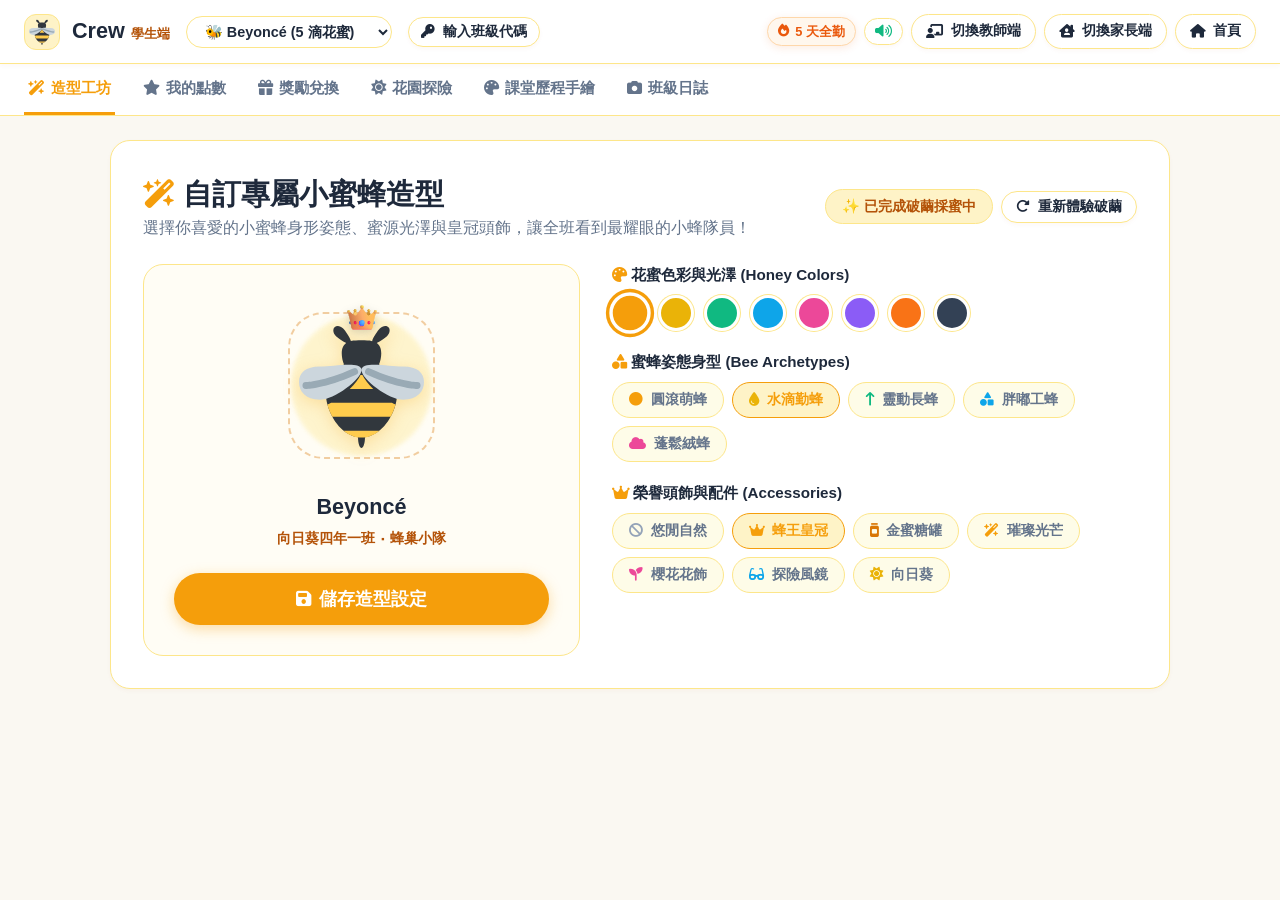
<file: student.html>
<!DOCTYPE html>
<html lang="zh-TW">
<head>
  <meta charset="UTF-8">
  <meta name="viewport" content="width=device-width, initial-scale=1.0, maximum-scale=1.0, user-scalable=no">
  <title>Crew 學生端 - 我的小蜜蜂工坊</title>
  <link rel="stylesheet" href="https://cdnjs.cloudflare.com/ajax/libs/font-awesome/6.5.1/css/all.min.css">
  <link rel="stylesheet" href="css/style.css">
  <link rel="stylesheet" href="css/dojo-ui.css">
  <link rel="icon" href="assets/svg/bee-twemoji.svg">
</head>
<body>

  <!-- Top Navbar -->
  <header class="dojo-navbar">
    <div style="display: flex; align-items: center; gap: 16px;">
      <a href="index.html" class="dojo-brand">
        <div style="width: 36px; height: 36px; display: flex; align-items: center; justify-content: center; background: #fef3c7; border-radius: 12px; border: 1.5px solid #fde68a;">
          <img src="assets/svg/bee-twemoji.svg" alt="Crew Bee" style="width: 26px; height: 26px;">
        </div>
        <div style="display: flex; align-items: baseline; gap: 6px;">
          <span style="font-weight: 900; font-size: 1.35rem; color: #1e293b;">Crew</span>
          <span style="font-size: 0.8rem; font-weight: 700; color: #b45309;">學生端</span>
        </div>
      </a>
      <select id="student-picker-select" style="padding: 6px 14px; border-radius: var(--radius-full); border: 1.5px solid var(--border-light); font-weight: 700; background: #ffffff; color: var(--text-main); font-size: 0.9rem; cursor: pointer; outline: none;">
      </select>
      <button class="btn btn-secondary btn-sm" id="btn-enter-class-code" style="padding: 5px 12px; border-radius: var(--radius-full); font-size: 0.85rem; border: 1px solid #fde68a;">
        <i class="fa-solid fa-key"></i> 輸入班級代碼
      </button>
    </div>

    <div style="display: flex; align-items: center; gap: 8px;">
      <div class="streak-fire-pill" id="nav-streak-pill" style="padding: 4px 10px; font-size: 0.8rem; margin: 0;">
        <i class="fa-solid fa-fire"></i> <span>5 天全勤</span>
      </div>
      <button id="nav-sound-toggle" class="btn btn-secondary btn-sm" title="開關全域音效" style="padding: 6px 10px;">
        <i class="fa-solid fa-volume-high" id="sound-toggle-icon"></i>
      </button>

      <div class="dojo-nav-links">
        <a href="teacher.html" class="btn btn-secondary btn-sm"><i class="fa-solid fa-chalkboard-user"></i> 切換教師端</a>
        <a href="parent.html" class="btn btn-secondary btn-sm"><i class="fa-solid fa-house-chimney-user"></i> 切換家長端</a>
        <a href="index.html" class="btn btn-secondary btn-sm"><i class="fa-solid fa-house"></i> 首頁</a>
      </div>
    </div>
  </header>

  <!-- Secondary Tab Navigation Bar -->
  <div class="dojo-tabs-bar">
    <div class="tabs-container">
      <button class="tab-btn active" id="tab-student-monster"><i class="fa-solid fa-wand-magic-sparkles"></i> 造型工坊</button>
      <button class="tab-btn" id="tab-student-points"><i class="fa-solid fa-star"></i> 我的點數</button>
      <button class="tab-btn" id="tab-student-rewards"><i class="fa-solid fa-gift"></i> 獎勵兌換</button>
      <button class="tab-btn" id="tab-student-islands"><i class="fa-solid fa-sun"></i> 花園探險</button>
      <button class="tab-btn" id="tab-student-portfolio"><i class="fa-solid fa-palette"></i> 課堂歷程手繪</button>
      <button class="tab-btn" id="tab-student-story"><i class="fa-solid fa-camera"></i> 班級日誌</button>
    </div>
  </div>

  <!-- Main Container -->
  <main style="max-width: 1100px; margin: 24px auto 100px; padding: 0 20px; width: 100%;">
    <!-- ========================================== -->
    <!-- Tab 1: Bee Customizer Workshop             -->
    <!-- ========================================== -->
    <section id="view-student-monster">
      <div style="background: #ffffff; border-radius: var(--radius-lg); padding: 32px; box-shadow: var(--shadow-sm); border: 1.5px solid #fde68a;">
        <div style="display: flex; justify-content: space-between; align-items: center; margin-bottom: 24px; flex-wrap: wrap; gap: 16px;">
          <div>
            <h2 style="font-size: 1.8rem; font-weight: 800; color: #1e293b;"><i class="fa-solid fa-wand-magic-sparkles" style="color: #f59e0b;"></i> 自訂專屬小蜜蜂造型</h2>
            <p style="color: #64748b;">選擇你喜愛的小蜜蜂身形姿態、蜜源光澤與皇冠頭飾，讓全班看到最耀眼的小蜂隊員！</p>
          </div>
          <div id="hatch-action-wrap"></div>
        </div>

        <div class="customizer-layout">
          <!-- Preview Box -->
          <div class="customizer-preview-box" style="border: 1.5px solid #fde68a; background: #fffdf5;">
            <div id="monster-live-preview" style="width: 200px; height: 180px; display: flex; align-items: center; justify-content: center; margin-bottom: 16px;"></div>
            <strong id="preview-student-name" style="font-size: 1.35rem; font-weight: 900; color: #1e293b;">Beyoncé</strong>
            <span style="font-size: 0.9rem; color: #b45309; margin-top: 4px; font-weight: 700;">向日葵四年一班 ‧ 蜂巢小隊</span>
            <button class="btn btn-primary btn-lg" id="btn-save-monster" style="width: 100%; margin-top: 24px; box-shadow: 0 4px 14px rgba(245, 158, 11, 0.35);">
              <i class="fa-solid fa-floppy-disk"></i> 儲存造型設定
            </button>
          </div>

          <!-- Options Box -->
          <div class="customizer-options-box">
            <!-- 1. Color Palette -->
            <div>
              <div class="option-group-title"><i class="fa-solid fa-palette" style="color: #f59e0b;"></i> 花蜜色彩與光澤 (Honey Colors)</div>
              <div class="color-swatches" id="swatches-container"></div>
            </div>

            <!-- 2. Body Shape / Archetype -->
            <div>
              <div class="option-group-title"><i class="fa-solid fa-shapes" style="color: #f59e0b;"></i> 蜜蜂姿態身型 (Bee Archetypes)</div>
              <div class="trait-pills" id="body-shapes-container"></div>
            </div>

            <!-- 3. Accessories -->
            <div>
              <div class="option-group-title"><i class="fa-solid fa-crown" style="color: #f59e0b;"></i> 榮譽頭飾與配件 (Accessories)</div>
              <div class="trait-pills" id="accessories-container"></div>
            </div>
          </div>
        </div>
      </div>
    </section>

    <!-- ========================================== -->
    <!-- Tab 2: My Points & Badges                  -->
    <!-- ========================================== -->
    <section id="view-student-points" style="display: none;">
      <!-- Class Milestone Goal Banner for Students -->
      <div id="student-milestone-goal-card" style="background: linear-gradient(135deg, #fffdf5 0%, #fef3c7 100%); border: 1.5px solid #fde68a; border-radius: var(--radius-lg); padding: 16px 24px; margin-bottom: 24px; box-shadow: var(--shadow-sm);">
        <div style="display: flex; justify-content: space-between; align-items: center; margin-bottom: 8px; flex-wrap: wrap; gap: 8px;">
          <div style="display: flex; align-items: center; gap: 10px;">
            <span style="font-size: 1.4rem;">🌻</span>
            <strong style="font-size: 1rem; color: #78350f;" id="stu-milestone-title">向日葵四年一班 全班花蜜大目標：向日葵野餐派對</strong>
          </div>
          <span style="font-size: 0.9rem; font-weight: 800; color: #b45309;" id="stu-milestone-progress">52 / 100 滴花蜜 (52%)</span>
        </div>
        <div style="width: 100%; height: 12px; background: rgba(254, 243, 199, 0.9); border: 1.5px solid #fde68a; border-radius: 999px; overflow: hidden;">
          <div id="stu-milestone-bar" style="width: 52%; height: 100%; background: linear-gradient(90deg, #f59e0b, #eab308, #10b981); border-radius: 999px; transition: width 0.6s cubic-bezier(0.16, 1, 0.3, 1);"></div>
        </div>
        <small style="color: #64748b; font-size: 0.8rem; margin-top: 6px; display: block;" id="stu-milestone-hint">
          🎯 達成獎勵：全班共享甜蜜點心野餐日！大家一起努力採蜜！
        </small>
      </div>

      <div style="display: flex; gap: 24px; flex-wrap: wrap;">
        <!-- Left: Points Card -->
        <div style="flex: 1; min-width: 280px; background: #ffffff; border-radius: var(--radius-lg); padding: 32px; box-shadow: var(--shadow-sm); border: 1.5px solid #fde68a; text-align: center;">
          <div style="font-size: 1rem; font-weight: 700; color: #64748b; margin-bottom: 12px;">我的累積採蜜點數</div>
          <div style="width: 110px; height: 110px; border-radius: 50%; background: linear-gradient(135deg, #f59e0b, #d97706); color: white; font-size: 3rem; font-weight: 900; display: flex; align-items: center; justify-content: center; margin: 0 auto 16px; box-shadow: 0 6px 20px rgba(245, 158, 11, 0.4); border: 3px solid #ffffff;" id="student-total-points-badge">
            5
          </div>
          <h3 id="student-points-title" style="font-size: 1.35rem; font-weight: 800; color: #1e293b;">Beyoncé</h3>
          <p style="color: #64748b; font-size: 0.9rem; margin-top: 6px;">勤勞認真，持續採集知識的花蜜！</p>

          <div class="streak-fire-pill" id="student-streak-pill" style="margin: 10px auto 14px;">
            <i class="fa-solid fa-fire"></i>
            <span>連續全勤 <strong>5</strong> 天</span>
          </div>

          <!-- Level & XP Progress Bar -->
          <div style="margin-top: 18px; padding: 14px; background: #fffdf5; border-radius: 12px; border: 1.5px solid #fde68a;">
            <div style="display: flex; justify-content: space-between; align-items: center; margin-bottom: 6px;">
              <span id="student-level-title" style="font-weight: 800; font-size: 0.9rem; color: #b45309;"><i class="fa-solid fa-medal" style="color: #cd7f32;"></i> 採蜜見習小蜂</span>
              <span id="student-level-xp" style="font-size: 0.8rem; font-weight: 700; color: #78350f;">5 / 15 點</span>
            </div>
            <div style="width: 100%; height: 10px; background: #fef3c7; border-radius: 999px; overflow: hidden; border: 1px solid #fde68a;">
              <div id="student-level-progress-bar" style="width: 33%; height: 100%; background: linear-gradient(90deg, #f59e0b, #d97706); border-radius: 999px; transition: width 0.5s ease;"></div>
            </div>
            <div id="student-level-hint" style="font-size: 0.75rem; color: #94a3b8; margin-top: 6px; text-align: left;">
              再收集 10 滴蜜糖即可晉升「<i class="fa-solid fa-award" style="color: #94a3b8;"></i> 花園巡邏小隊長」！
            </div>
          </div>
        </div>

        <!-- Right: Feedback History Timeline -->
        <div style="flex: 2; min-width: 340px; background: #ffffff; border-radius: var(--radius-lg); padding: 28px; box-shadow: var(--shadow-sm); border: 1.5px solid #fde68a;">
          <h3 style="font-size: 1.25rem; font-weight: 800; color: #1e293b; margin-bottom: 20px;"><i class="fa-solid fa-clock-rotate-left" style="color: #f59e0b;"></i> 最近獲得的獎勵反饋紀錄</h3>
          <div id="student-feedback-timeline" style="display: flex; flex-direction: column; gap: 14px;">
            <!-- Injected dynamically -->
          </div>
        </div>
      </div>

      <!-- Breakthrough 5: 8 Badges Achievement Showroom -->
      <div style="margin-top: 24px; background: #ffffff; border-radius: var(--radius-lg); padding: 28px; box-shadow: var(--shadow-sm); border: 1.5px solid #fde68a;">
        <div style="display: flex; justify-content: space-between; align-items: center; margin-bottom: 20px; flex-wrap: wrap; gap: 10px;">
          <div>
            <h3 style="font-size: 1.25rem; font-weight: 800; color: #1e293b; margin: 0;"><i class="fa-solid fa-trophy" style="color: #f59e0b;"></i> 榮譽蜂巢成就勳章展廳 (Achievements)</h3>
            <p style="color: #64748b; font-size: 0.85rem; margin: 4px 0 0 0;">積極完成課堂發言、團隊合作、作品創作與連續全勤，解鎖全套 8 大成就！</p>
          </div>
          <span id="unlocked-badge-count-tag" style="background: #fef3c7; color: #b45309; font-weight: 800; padding: 4px 14px; border-radius: var(--radius-full); font-size: 0.85rem; border: 1px solid #fde68a;">已解鎖 0 / 8 個</span>
        </div>
        <div class="badges-showroom-grid" id="student-badges-showroom">
          <!-- Dynamically populated by student.js -->
        </div>
      </div>
    </section>

    <!-- ========================================== -->
    <!-- Tab 3: Rewards Store (Privileges Market)   -->
    <!-- ========================================== -->
    <section id="view-student-rewards" style="display: none;">
      <div style="background: #ffffff; border-radius: var(--radius-lg); padding: 32px; box-shadow: var(--shadow-sm); border: 1.5px solid #fde68a;">
        <div style="display: flex; justify-content: space-between; align-items: center; margin-bottom: 24px; flex-wrap: wrap; gap: 12px;">
          <div>
            <h2 style="font-size: 1.8rem; font-weight: 800; color: #1e293b;"><i class="fa-solid fa-gift" style="color: #f59e0b;"></i> 蜜糖市集 ‧ 班級特權兌換小舖</h2>
            <p style="color: #64748b;">用努力累積的花蜜點數，兌換一日小蜂隊長、挑選陽光座位或與導師共享蜜茶時光！</p>
          </div>
        </div>

        <div id="student-rewards-grid" style="display: grid; grid-template-columns: repeat(auto-fill, minmax(280px, 1fr)); gap: 20px;">
          <!-- Injected dynamically -->
        </div>
      </div>
    </section>

    <!-- ========================================== -->
    <!-- Tab 4: The Meadow (Islands Canvas)         -->
    <!-- ========================================== -->
    <section id="view-student-islands" style="display: none;">
      <div style="background: #ffffff; border-radius: var(--radius-lg); padding: 28px; box-shadow: var(--shadow-sm); border: 1.5px solid #fde68a; text-align: center;">
        <div style="display: flex; justify-content: space-between; align-items: center; margin-bottom: 16px; flex-wrap: wrap; gap: 10px;">
          <div style="text-align: left;">
            <h2 style="font-size: 1.5rem; font-weight: 800; color: #1e293b;"><i class="fa-solid fa-sun" style="color: #f59e0b;"></i> 百花花園小蜂探險 (The Meadow)</h2>
            <p style="color: #64748b; font-size: 0.9rem;">操控你的小蜜蜂在向日葵與百花草地漫步、參觀蜂巢金蜜泉、採集花粉與同學打招呼！</p>
          </div>
          <span style="font-size: 0.85rem; font-weight: 700; background: #fef3c7; color: #b45309; padding: 6px 14px; border-radius: var(--radius-full); border: 1px solid #fde68a;">
            <i class="fa-solid fa-gamepad" style="color: #f59e0b;"></i> 鍵盤 WASD / 方向鍵，或直接點擊畫面
          </span>
        </div>

        <div style="display: flex; justify-content: center; overflow: hidden; border-radius: 16px; box-shadow: 0 4px 20px rgba(180, 83, 9, 0.12); border: 1.5px solid #fde68a;">
          <canvas id="student-islands-canvas" width="800" height="500" style="max-width: 100%; height: auto; cursor: pointer;"></canvas>
        </div>
      </div>
    </section>

    <!-- ========================================== -->
    <!-- Tab 5: Portfolio Activities & Drawing Pad  -->
    <!-- ========================================== -->
    <section id="view-student-portfolio" style="display: none;">
      <div style="display: flex; flex-direction: column; gap: 24px;">
        <!-- Drawing Board Box -->
        <div class="drawing-board-wrap" style="border: 1.5px solid #fde68a;">
          <div style="width: 100%; display: flex; justify-content: space-between; align-items: center; margin-bottom: 14px; flex-wrap: wrap; gap: 12px;">
            <div>
              <h3 style="font-size: 1.3rem; font-weight: 800; color: #1e293b;"><i class="fa-solid fa-palette" style="color: #f59e0b;"></i> 繪製我的作品：向日葵花園小蜜蜂創作</h3>
              <p style="color: #64748b; font-size: 0.85rem;">使用手繪板揮灑色彩，完成後可立即提交給老師審核！</p>
            </div>
            <div style="display: flex; gap: 8px;">
              <button class="btn btn-secondary btn-sm" id="btn-clear-canvas"><i class="fa-solid fa-eraser"></i> 清除重畫</button>
            </div>
          </div>

          <!-- HTML5 Canvas Element -->
          <canvas id="drawing-canvas" class="canvas-element" width="560" height="320" style="max-width: 100%; border-radius: 12px; border: 1.5px solid #fde68a;"></canvas>

          <!-- Drawing Toolbar -->
          <div class="drawing-toolbar" style="background: #fffdf5; border: 1px solid #fde68a;">
            <div style="display: flex; align-items: center; gap: 6px;">
              <span style="font-size: 0.85rem; font-weight: 700; color: #1e293b;">顏色：</span>
              <button class="color-swatch-btn selected" data-draw-color="#f59e0b" style="background: #f59e0b; width: 28px; height: 28px;"></button>
              <button class="color-swatch-btn" data-draw-color="#10b981" style="background: #10b981; width: 28px; height: 28px;"></button>
              <button class="color-swatch-btn" data-draw-color="#0ea5e9" style="background: #0ea5e9; width: 28px; height: 28px;"></button>
              <button class="color-swatch-btn" data-draw-color="#ec4899" style="background: #ec4899; width: 28px; height: 28px;"></button>
              <button class="color-swatch-btn" data-draw-color="#eab308" style="background: #eab308; width: 28px; height: 28px;"></button>
              <button class="color-swatch-btn" data-draw-color="#1e293b" style="background: #1e293b; width: 28px; height: 28px;"></button>
            </div>

            <div style="display: flex; align-items: center; gap: 6px; margin-left: 12px;">
              <span style="font-size: 0.85rem; font-weight: 700; color: #1e293b;">筆觸：</span>
              <button class="btn btn-secondary btn-sm" data-brush-size="3">細</button>
              <button class="btn btn-secondary btn-sm" data-brush-size="7">中</button>
              <button class="btn btn-secondary btn-sm" data-brush-size="14">粗</button>
            </div>
          </div>

          <!-- Submission Inputs -->
          <div style="width: 100%; margin-top: 16px; display: flex; gap: 12px; flex-wrap: wrap;">
            <input type="text" id="drawing-caption" placeholder="為你的作品寫下一段說明或感想..." style="flex: 1; min-width: 240px; padding: 10px 16px; border: 1.5px solid #fde68a; border-radius: var(--radius-full); outline: none;">
            <button class="btn btn-primary" id="btn-submit-drawing"><i class="fa-solid fa-paper-plane"></i> 提交作品給老師</button>
          </div>
        </div>

        <!-- Submitted History -->
        <div style="background: #ffffff; border-radius: var(--radius-lg); padding: 24px; border: 1.5px solid #fde68a;">
          <h3 style="font-size: 1.2rem; font-weight: 800; color: #1e293b; margin-bottom: 16px;"><i class="fa-solid fa-folder-open" style="color: #f59e0b;"></i> 我已繳交的歷程作品</h3>
          <div id="my-submissions-list" style="display: grid; grid-template-columns: repeat(auto-fill, minmax(260px, 1fr)); gap: 16px;">
            <!-- Injected dynamically -->
          </div>
        </div>
      </div>
    </section>

    <!-- ========================================== -->
    <!-- Tab 6: Class Story Feed                   -->
    <!-- ========================================== -->
    <section id="view-student-story" style="display: none;">
      <div class="story-feed-wrap" style="max-width: 680px; margin: 0 auto;">
        <div id="student-story-posts" style="display: flex; flex-direction: column; gap: 20px;">
          <!-- Injected dynamically -->
        </div>
      </div>
    </section>
  </main>

  <!-- Mobile Bottom Navigation Bar (393x852) -->
  <nav class="mobile-bottom-bar">
    <button class="mobile-nav-item active" id="mob-stu-monster">
      <span class="mobile-nav-icon"><i class="fa-solid fa-wand-magic-sparkles"></i></span>
      <span>工坊</span>
    </button>
    <button class="mobile-nav-item" id="mob-stu-points">
      <span class="mobile-nav-icon"><i class="fa-solid fa-jar"></i></span>
      <span>點數</span>
    </button>
    <button class="mobile-nav-item" id="mob-stu-rewards">
      <span class="mobile-nav-icon"><i class="fa-solid fa-gift"></i></span>
      <span>獎勵</span>
    </button>
    <button class="mobile-nav-item" id="mob-stu-portfolio">
      <span class="mobile-nav-icon"><i class="fa-solid fa-palette"></i></span>
      <span>手繪</span>
    </button>
  </nav>

  <!-- Modal: Student Class Code Input Modal -->
  <div class="modal-backdrop" id="student-code-modal">
    <div class="modal-card" style="max-width: 440px; text-align: center;">
      <div class="modal-header">
        <div class="modal-title-group">
          <span style="font-size: 1.4rem; color: #f59e0b;"><i class="fa-solid fa-key"></i></span>
          <h3 class="modal-title">輸入班級 6 碼代碼</h3>
        </div>
        <button class="modal-close-btn" id="btn-close-student-code">&times;</button>
      </div>
      <div class="modal-body" style="padding: 24px;">
        <p style="color: #64748b; font-size: 0.9rem; margin-bottom: 16px;">
          請輸入導師在黑板或投影幕上公佈的 6 位大寫班級代碼（例如：<strong style="color: #b45309;">CREW88</strong>）：
        </p>
        <input type="text" id="input-student-class-code" placeholder="CREW88" maxlength="6" style="width: 180px; text-align: center; text-transform: uppercase; font-size: 1.8rem; font-weight: 900; letter-spacing: 4px; padding: 10px; border: 2px solid #f59e0b; border-radius: 12px; outline: none; margin-bottom: 20px;">
        <div style="display: flex; justify-content: center; gap: 10px;">
          <button class="btn btn-secondary" id="btn-cancel-student-code">取消</button>
          <button class="btn btn-primary" id="btn-submit-student-code">確認加入班級</button>
        </div>
      </div>
    </div>
  </div>

  <!-- Scripts -->
  <script src="js/audio.js"></script>
  <script src="js/confetti.js"></script>
  <script src="js/monster-engine.js"></script>
  <script type="module" src="js/student.js"></script>
</body>
</html>
</file>
<file: css/style.css>
/* ==========================================================================
   Crew Design System & Global Styles (Bee & Honeycomb Theme)
   ========================================================================== */

:root {
  --crew-honey: #f59e0b;
  --crew-honey-hover: #d97706;
  --crew-honey-light: #fef3c7;
  --crew-honey-dark: #b45309;
  --crew-honey-border: #fde68a;
  
  --crew-meadow: #10b981;
  --crew-meadow-light: #d1fae5;
  --crew-sky: #0ea5e9;
  --crew-sky-light: #e0f2fe;
  --crew-purple: #8b5cf6;
  --crew-pink: #ec4899;

  /* Backward compatible bindings mapped to warm Honeybee palette */
  --dojo-primary: #f59e0b;
  --dojo-primary-hover: #d97706;
  --dojo-primary-light: #fef3c7;
  --dojo-secondary: #eab308;
  --dojo-blue: #0ea5e9;
  --dojo-blue-light: #e0f2fe;
  --dojo-purple: #8b5cf6;
  --dojo-purple-light: #ede9fe;
  --dojo-yellow: #facc15;
  --dojo-orange: #f97316;
  --dojo-red: #ef4444;
  --dojo-red-light: #fee2e2;

  --text-main: #1e293b;
  --text-muted: #64748b;
  --text-light: #94a3b8;
  
  --bg-page: #faf8f2;
  --bg-card: #ffffff;
  --bg-hover: #fefce8;
  --border-light: #fde68a;
  --border-card: #fef08a;

  --shadow-sm: 0 2px 4px rgba(180, 83, 9, 0.04);
  --shadow-md: 0 4px 14px rgba(180, 83, 9, 0.08);
  --shadow-lg: 0 10px 25px -5px rgba(180, 83, 9, 0.12);
  --shadow-hover: 0 8px 22px rgba(245, 158, 11, 0.2);

  --radius-sm: 8px;
  --radius-md: 14px;
  --radius-lg: 20px;
  --radius-full: 9999px;

  --font-family: -apple-system, BlinkMacSystemFont, "Segoe UI", Roboto, "Helvetica Neue", Arial, "Noto Sans TC", sans-serif;
}

*, *::before, *::after {
  box-sizing: border-box;
  margin: 0;
  padding: 0;
}

body {
  font-family: var(--font-family);
  background-color: var(--bg-page);
  color: var(--text-main);
  line-height: 1.5;
  -webkit-font-smoothing: antialiased;
  min-height: 100vh;
  display: flex;
  flex-direction: column;
}

a {
  color: inherit;
  text-decoration: none;
}

button {
  font-family: inherit;
  cursor: pointer;
  border: none;
  background: none;
  outline: none;
  transition: all 0.2s ease;
}

/* ==========================================================================
   Navigation Bar & Headers
   ========================================================================== */

.dojo-navbar {
  background-color: #ffffff;
  border-bottom: 1px solid var(--border-light);
  height: 64px;
  display: flex;
  align-items: center;
  justify-content: space-between;
  padding: 0 24px;
  position: sticky;
  top: 0;
  z-index: 100;
  box-shadow: var(--shadow-sm);
}

.dojo-brand {
  display: flex;
  align-items: center;
  gap: 12px;
  font-size: 1.25rem;
  font-weight: 800;
  color: var(--text-main);
  text-decoration: none;
}

.dojo-logo-icon {
  width: 38px;
  height: 38px;
  border-radius: 50%;
  background: var(--dojo-primary);
  display: flex;
  align-items: center;
  justify-content: center;
  color: white;
  font-size: 1.4rem;
  box-shadow: 0 2px 6px rgba(0, 175, 102, 0.3);
}

.dojo-nav-links {
  display: flex;
  align-items: center;
  gap: 8px;
}

.nav-link-btn {
  padding: 8px 16px;
  border-radius: var(--radius-full);
  font-size: 0.95rem;
  font-weight: 600;
  color: var(--text-muted);
  display: flex;
  align-items: center;
  gap: 8px;
  text-decoration: none;
}

.nav-link-btn:hover {
  background-color: var(--bg-hover);
  color: var(--text-main);
}

.nav-link-btn.active {
  background-color: var(--dojo-primary-light);
  color: var(--dojo-primary);
  font-weight: 700;
}

/* ==========================================================================
   Primary Buttons & UI Controls
   ========================================================================== */

.btn {
  display: inline-flex;
  align-items: center;
  justify-content: center;
  gap: 8px;
  padding: 10px 20px;
  font-size: 0.95rem;
  font-weight: 700;
  border-radius: var(--radius-full);
  transition: transform 0.15s ease, box-shadow 0.2s ease, background-color 0.2s ease;
  user-select: none;
}

.btn:active {
  transform: scale(0.97);
}

.btn-primary {
  background-color: var(--dojo-primary);
  color: #ffffff;
  box-shadow: 0 3px 8px rgba(0, 175, 102, 0.25);
}

.btn-primary:hover {
  background-color: var(--dojo-primary-hover);
  box-shadow: 0 5px 14px rgba(0, 175, 102, 0.35);
}

.btn-secondary {
  background-color: #ffffff;
  color: var(--text-main);
  border: 1px solid var(--border-light);
  box-shadow: var(--shadow-sm);
}

.btn-secondary:hover {
  background-color: var(--bg-hover);
  border-color: #cbd5e1;
}

.btn-outline-primary {
  background: transparent;
  color: var(--dojo-primary);
  border: 2px solid var(--dojo-primary);
}

.btn-outline-primary:hover {
  background: var(--dojo-primary-light);
}

.btn-sm {
  padding: 6px 14px;
  font-size: 0.85rem;
}

.btn-lg {
  padding: 14px 28px;
  font-size: 1.1rem;
}

/* ==========================================================================
   Sub-Navbar / Tab Navigation
   ========================================================================== */

.dojo-tabs-bar {
  background: #ffffff;
  border-bottom: 1px solid var(--border-light);
  display: flex;
  align-items: center;
  justify-content: space-between;
  padding: 0 24px;
  height: 52px;
}

.tabs-container {
  display: flex;
  gap: 24px;
  height: 100%;
}

.tab-btn {
  height: 100%;
  display: flex;
  align-items: center;
  gap: 6px;
  font-weight: 700;
  color: var(--text-muted);
  border-bottom: 3px solid transparent;
  padding: 0 4px;
  font-size: 0.95rem;
}

.tab-btn:hover {
  color: var(--text-main);
}

.tab-btn.active {
  color: var(--dojo-primary);
  border-bottom-color: var(--dojo-primary);
}

/* ==========================================================================
   Classroom Header & Roster Grid
   ========================================================================== */

.classroom-header {
  padding: 24px 32px 12px;
  display: flex;
  align-items: center;
  justify-content: space-between;
  flex-wrap: wrap;
  gap: 16px;
}

.class-title-area {
  display: flex;
  align-items: center;
  gap: 14px;
}

.class-icon-badge {
  font-size: 2rem;
  background: #ffffff;
  width: 52px;
  height: 52px;
  border-radius: var(--radius-md);
  display: flex;
  align-items: center;
  justify-content: center;
  box-shadow: var(--shadow-sm);
  border: 1px solid var(--border-light);
}

.class-info h1 {
  font-size: 1.5rem;
  font-weight: 800;
  color: var(--text-main);
}

.class-info p {
  font-size: 0.9rem;
  color: var(--text-muted);
  font-weight: 500;
}

.class-actions-area {
  display: flex;
  align-items: center;
  gap: 12px;
}

/* Switcher between Students & Groups */
.view-switch {
  background: #e9eff5;
  padding: 4px;
  border-radius: var(--radius-full);
  display: flex;
  gap: 2px;
}

.switch-opt {
  padding: 6px 16px;
  border-radius: var(--radius-full);
  font-size: 0.9rem;
  font-weight: 700;
  color: var(--text-muted);
  cursor: pointer;
}

.switch-opt.active {
  background: #ffffff;
  color: var(--text-main);
  box-shadow: 0 2px 4px rgba(0, 0, 0, 0.06);
}

/* ==========================================================================
   Student Cards Grid
   ========================================================================== */

.roster-grid {
  display: flex;
  flex-wrap: wrap;
  align-items: flex-start;
  gap: 16px;
  padding: 24px 32px 140px;
  max-width: 1400px;
  margin: 0 auto;
  width: 100%;
}

.student-card {
  width: 118px;
  min-height: 156px;
  background: #ffffff;
  border-radius: 18px;
  border: 1.5px solid #fde68a;
  padding: 8px 6px 12px;
  display: flex;
  flex-direction: column;
  align-items: center;
  position: relative;
  box-shadow: 0 2px 6px rgba(180, 83, 9, 0.05);
  cursor: pointer;
  transition: transform 0.18s cubic-bezier(0.34, 1.56, 0.64, 1), box-shadow 0.18s ease, border-color 0.18s ease;
  user-select: none;
}

.student-card:hover {
  transform: translateY(-4px);
  box-shadow: 0 10px 22px rgba(245, 158, 11, 0.16);
  border-color: #f59e0b;
}

.student-card.selected {
  border-color: #f59e0b;
  background-color: #fffbeb;
  box-shadow: 0 0 0 2.5px #f59e0b;
}

.student-card.whole-class-card {
  background: linear-gradient(180deg, #ffffff, #fefce8);
  border-color: #fde047;
}

/* Honey Drop Points Badge */
.points-badge {
  position: absolute;
  top: 4px;
  right: 6px;
  min-width: 28px;
  height: 28px;
  padding: 0 6px;
  border-radius: 10px;
  background: linear-gradient(135deg, #f59e0b, #d97706);
  color: #ffffff;
  font-weight: 800;
  font-size: 14px;
  display: flex;
  align-items: center;
  justify-content: center;
  z-index: 5;
  box-shadow: 0 2px 6px rgba(217, 119, 6, 0.35);
  border: 1.5px solid #ffffff;
}

.points-badge.negative {
  background: linear-gradient(135deg, #ef4444, #dc2626);
  box-shadow: 0 2px 6px rgba(220, 38, 38, 0.3);
}

.points-badge.zero {
  background: #94a3b8;
}

/* Bee Avatar Container */
.monster-avatar-wrap {
  width: 90px;
  height: 86px;
  display: flex;
  align-items: center;
  justify-content: center;
  margin-top: 4px;
  margin-bottom: 6px;
  position: relative;
}

.monster-avatar-wrap img,
.monster-avatar-wrap svg {
  max-width: 100%;
  max-height: 100%;
  filter: drop-shadow(0 3px 6px rgba(180, 83, 9, 0.12));
  transition: transform 0.2s cubic-bezier(0.34, 1.56, 0.64, 1);
}

.student-card:hover .monster-avatar-wrap img,
.student-card:hover .monster-avatar-wrap svg {
  transform: scale(1.08) translateY(-2px);
}

@keyframes beeBob {
  0%, 100% { transform: translateY(0px) rotate(0deg); }
  50% { transform: translateY(-4px) rotate(1.5deg); }
}

.crew-bee-bobbing {
  animation: beeBob 2.6s ease-in-out infinite;
}

@keyframes eggPulse {
  0%, 100% { transform: scale(1); }
  50% { transform: scale(1.04); }
}

.crew-egg-pulse {
  animation: eggPulse 2.2s ease-in-out infinite;
}

.student-name {
  font-size: 13px;
  font-weight: 700;
  color: #1e293b;
  text-align: center;
  white-space: nowrap;
  overflow: hidden;
  text-overflow: ellipsis;
  max-width: 104px;
  line-height: 1.2;
}

.student-sub {
  font-size: 11px;
  color: var(--text-muted);
  margin-top: 2px;
}

/* Attendance indicators */
.attendance-indicator {
  position: absolute;
  top: 8px;
  left: 8px;
  width: 12px;
  height: 12px;
  border-radius: 50%;
  border: 1.5px solid #ffffff;
  box-shadow: 0 1px 2px rgba(0, 0, 0, 0.1);
}

.att-present { background: #10b981; }
.att-absent { background: #ef4444; }
.att-tardy { background: #f59e0b; }
.att-left { background: #ea580c; }

/* Add Student Card - Honeycomb style */
.add-student-card {
  width: 118px;
  min-height: 156px;
  background: #fffdf5;
  border: 2px dashed #fcd34d;
  border-radius: 18px;
  display: flex;
  flex-direction: column;
  align-items: center;
  justify-content: center;
  padding: 12px 8px;
  cursor: pointer;
  transition: all 0.16s ease;
  user-select: none;
}

.add-student-card:hover {
  background: #fef9c3;
  border-color: #f59e0b;
  transform: translateY(-3px);
  box-shadow: 0 6px 16px rgba(245, 158, 11, 0.16);
}

.add-student-icon {
  width: 40px;
  height: 40px;
  border-radius: 50%;
  background: linear-gradient(135deg, #f59e0b, #d97706);
  display: flex;
  align-items: center;
  justify-content: center;
  font-size: 1.6rem;
  color: #ffffff;
  margin-bottom: 8px;
  line-height: 1;
  box-shadow: 0 2px 6px rgba(217, 119, 6, 0.25);
}

.add-student-card strong {
  font-size: 13px;
  color: #b45309;
  font-weight: 700;
}

/* ==========================================================================
   ClassDojo Iconic Floating Toolkit Dock
   ========================================================================== */

.dojo-floating-dock {
  position: fixed;
  bottom: 24px;
  left: 50%;
  transform: translateX(-50%);
  background: rgba(255, 255, 255, 0.95);
  backdrop-filter: blur(12px);
  -webkit-backdrop-filter: blur(12px);
  padding: 8px 16px;
  border-radius: var(--radius-full);
  box-shadow: 0 10px 30px rgba(43, 59, 72, 0.18), 0 2px 8px rgba(0, 0, 0, 0.05);
  display: flex;
  align-items: center;
  gap: 8px;
  z-index: 90;
  border: 1px solid rgba(226, 232, 240, 0.8);
}

.dock-btn {
  display: flex;
  align-items: center;
  gap: 6px;
  padding: 8px 14px;
  border-radius: var(--radius-full);
  font-size: 0.9rem;
  font-weight: 700;
  color: var(--text-main);
  transition: all 0.15s ease;
  white-space: nowrap;
}

.dock-btn:hover {
  background: var(--bg-hover);
  color: var(--dojo-primary);
  transform: translateY(-2px);
}

.dock-btn.active {
  background: var(--dojo-primary);
  color: #ffffff;
}

.dock-btn-icon {
  font-size: 1.15rem;
}

/* ==========================================================================
   Modals & Overlays (Native Dialog or Modal Backdrop)
   ========================================================================== */

.modal-backdrop {
  position: fixed;
  top: 0;
  left: 0;
  width: 100vw;
  height: 100vh;
  background: rgba(43, 59, 72, 0.6);
  backdrop-filter: blur(4px);
  display: flex;
  align-items: center;
  justify-content: center;
  z-index: 1000;
  opacity: 0;
  pointer-events: none;
  transition: opacity 0.2s ease;
  padding: 16px;
}

.modal-backdrop.open {
  opacity: 1;
  pointer-events: auto;
}

.modal-card {
  background: #ffffff;
  border-radius: var(--radius-lg);
  width: 100%;
  max-width: 620px;
  max-height: 90vh;
  display: flex;
  flex-direction: column;
  box-shadow: var(--shadow-lg);
  transform: scale(0.95);
  transition: transform 0.2s cubic-bezier(0.16, 1, 0.3, 1);
  overflow: hidden;
}

.modal-backdrop.open .modal-card {
  transform: scale(1);
}

.modal-header {
  padding: 20px 24px;
  border-bottom: 1px solid var(--border-light);
  display: flex;
  align-items: center;
  justify-content: space-between;
}

.modal-title-group {
  display: flex;
  align-items: center;
  gap: 12px;
}

.modal-title {
  font-size: 1.25rem;
  font-weight: 800;
  color: var(--text-main);
}

.modal-close-btn {
  width: 36px;
  height: 36px;
  border-radius: 50%;
  display: flex;
  align-items: center;
  justify-content: center;
  font-size: 1.3rem;
  color: var(--text-muted);
}

.modal-close-btn:hover {
  background: var(--bg-hover);
  color: var(--text-main);
}

.modal-body {
  padding: 24px;
  overflow-y: auto;
  flex: 1;
}

.modal-footer {
  padding: 16px 24px;
  border-top: 1px solid var(--border-light);
  display: flex;
  align-items: center;
  justify-content: flex-end;
  gap: 12px;
  background: #fafbfc;
}

/* Skills Modal Specific */
.skills-tabs {
  display: flex;
  gap: 8px;
  margin-bottom: 20px;
  border-bottom: 1px solid var(--border-light);
  padding-bottom: 12px;
}

.skill-tab-btn {
  padding: 8px 18px;
  border-radius: var(--radius-full);
  font-weight: 700;
  font-size: 0.95rem;
  color: var(--text-muted);
}

.skill-tab-btn.active.positive {
  background: var(--dojo-primary-light);
  color: var(--dojo-primary);
}

.skill-tab-btn.active.needs-work {
  background: var(--dojo-red-light);
  color: var(--dojo-red);
}

.skills-grid {
  display: grid;
  grid-template-columns: repeat(auto-fill, minmax(150px, 1fr));
  gap: 16px;
}

.skill-btn {
  background: #ffffff;
  border: 1.5px solid var(--border-light);
  border-radius: var(--radius-md);
  padding: 18px 12px;
  display: flex;
  flex-direction: column;
  align-items: center;
  gap: 10px;
  cursor: pointer;
  transition: all 0.15s ease;
}

.skill-btn:hover {
  transform: translateY(-3px);
  border-color: var(--dojo-primary);
  box-shadow: var(--shadow-md);
}

.skill-btn.needs-work:hover {
  border-color: var(--dojo-red);
}

.skill-icon-wrap {
  font-size: 2.2rem;
  position: relative;
}

.skill-pts-tag {
  position: absolute;
  top: -6px;
  right: -10px;
  background: var(--dojo-primary);
  color: white;
  font-size: 0.8rem;
  font-weight: 800;
  padding: 2px 7px;
  border-radius: var(--radius-full);
}

.skill-btn.needs-work .skill-pts-tag {
  background: var(--dojo-red);
}

.skill-label {
  font-size: 0.9rem;
  font-weight: 700;
  text-align: center;
  color: var(--text-main);
}

/* ==========================================================================
   Mobile Responsive Navigation & Layout (393x852)
   ========================================================================== */

.mobile-bottom-bar {
  display: none;
}

@media (max-width: 768px) {
  .dojo-navbar {
    padding: 0 16px;
    height: 56px;
  }

  .dojo-navbar .dojo-nav-links {
    display: none; /* Mobile uses bottom bar */
  }

  .dojo-brand span {
    font-size: 1.1rem;
  }

  .hero-section {
    padding: 32px 16px 20px;
  }

  .hero-section h1 {
    font-size: 1.8rem !important;
  }

  .hero-section p {
    font-size: 0.95rem !important;
  }

  .classroom-header {
    padding: 16px;
  }

  .roster-grid {
    grid-template-columns: repeat(2, 1fr);
    gap: 12px;
    padding: 12px 16px 100px;
  }

  .dojo-floating-dock {
    display: none; /* Hide floating dock on small screen, replaced by bottom bar */
  }

  .mobile-bottom-bar {
    display: flex;
    position: fixed;
    bottom: 0;
    left: 0;
    width: 100vw;
    background: #ffffff;
    border-top: 1px solid var(--border-light);
    height: 64px;
    align-items: center;
    justify-content: space-around;
    z-index: 200;
    box-shadow: 0 -4px 12px rgba(0, 0, 0, 0.05);
    padding: 0 8px;
  }

  .mobile-nav-item {
    display: flex;
    flex-direction: column;
    align-items: center;
    justify-content: center;
    font-size: 0.75rem;
    font-weight: 700;
    color: var(--text-muted);
    min-width: 48px;
    min-height: 48px;
  }

  .mobile-nav-item.active {
    color: var(--dojo-primary);
  }

  .mobile-nav-icon {
    font-size: 1.3rem;
    margin-bottom: 2px;
  }
}
</file>
<file: css/dojo-ui.css>
/* ==========================================================================
   ClassDojo UI Specialized Components (Toolkit, Story, Messages, Customizer)
   ========================================================================== */

/* --------------------------------------------------------------------------
   Toolkit: Visual Countdown Timer & Stopwatch
   -------------------------------------------------------------------------- */
.timer-container {
  display: flex;
  flex-direction: column;
  align-items: center;
  padding: 20px 0;
}

.timer-circle-wrap {
  position: relative;
  width: 220px;
  height: 220px;
  display: flex;
  align-items: center;
  justify-content: center;
  margin-bottom: 24px;
}

.timer-svg {
  transform: rotate(-90deg);
  width: 100%;
  height: 100%;
}

.timer-circle-bg {
  fill: none;
  stroke: #e2e8f0;
  stroke-width: 10;
}

.timer-circle-progress {
  fill: none;
  stroke: var(--dojo-primary);
  stroke-width: 10;
  stroke-linecap: round;
  transition: stroke-dashoffset 0.5s linear;
}

.timer-display {
  position: absolute;
  font-size: 3rem;
  font-weight: 800;
  color: var(--text-main);
  font-variant-numeric: tabular-nums;
}

.timer-controls {
  display: flex;
  gap: 16px;
  margin-bottom: 20px;
}

.timer-presets {
  display: flex;
  gap: 8px;
  flex-wrap: wrap;
  justify-content: center;
}

.preset-chip {
  padding: 6px 14px;
  background: var(--bg-hover);
  border: 1px solid var(--border-light);
  border-radius: var(--radius-full);
  font-size: 0.85rem;
  font-weight: 700;
  color: var(--text-muted);
  cursor: pointer;
}

.preset-chip:hover {
  background: var(--dojo-primary-light);
  color: var(--dojo-primary);
  border-color: var(--dojo-primary);
}

/* --------------------------------------------------------------------------
   Toolkit: Random Picker (Spotlight Student Carousel)
   -------------------------------------------------------------------------- */
.random-picker-box {
  display: flex;
  flex-direction: column;
  align-items: center;
  padding: 30px 10px;
  text-align: center;
}

.spotlight-card {
  width: 200px;
  height: 200px;
  background: #ffffff;
  border-radius: 50%;
  display: flex;
  flex-direction: column;
  align-items: center;
  justify-content: center;
  box-shadow: 0 0 0 10px rgba(0, 175, 102, 0.15), 0 10px 30px rgba(0, 0, 0, 0.1);
  margin-bottom: 24px;
  transition: transform 0.2s cubic-bezier(0.175, 0.885, 0.32, 1.275);
}

.spotlight-card.spinning {
  animation: pulseSpin 0.25s infinite alternate;
}

@keyframes pulseSpin {
  0% { transform: scale(0.96); }
  100% { transform: scale(1.04); }
}

.spotlight-name {
  font-size: 1.6rem;
  font-weight: 800;
  color: var(--text-main);
  margin-top: 10px;
}

/* --------------------------------------------------------------------------
   Toolkit: Group Maker
   -------------------------------------------------------------------------- */
.group-maker-config {
  display: flex;
  align-items: center;
  justify-content: space-between;
  background: var(--bg-hover);
  padding: 12px 18px;
  border-radius: var(--radius-md);
  margin-bottom: 20px;
}

.group-results-grid {
  display: grid;
  grid-template-columns: repeat(auto-fill, minmax(240px, 1fr));
  gap: 16px;
  max-height: 400px;
  overflow-y: auto;
  padding: 4px;
}

.group-team-card {
  background: #ffffff;
  border: 1px solid var(--border-light);
  border-radius: var(--radius-md);
  padding: 16px;
  box-shadow: var(--shadow-sm);
}

.group-team-header {
  font-weight: 800;
  color: var(--dojo-blue);
  font-size: 1rem;
  margin-bottom: 10px;
  display: flex;
  justify-content: space-between;
}

.group-member-item {
  display: flex;
  align-items: center;
  gap: 8px;
  padding: 6px 0;
  border-bottom: 1px solid #f1f5f9;
  font-size: 0.9rem;
  font-weight: 600;
}

/* --------------------------------------------------------------------------
   Toolkit: Noise Meter
   -------------------------------------------------------------------------- */
.noise-meter-box {
  display: flex;
  flex-direction: column;
  align-items: center;
  padding: 20px;
}

.noise-bar-container {
  width: 100%;
  max-width: 400px;
  height: 48px;
  background: #e2e8f0;
  border-radius: var(--radius-full);
  overflow: hidden;
  position: relative;
  margin: 24px 0;
}

.noise-bar-fill {
  height: 100%;
  width: 35%;
  background: linear-gradient(90deg, #00d27a 0%, #ffbe0b 60%, #ff4d6d 100%);
  border-radius: var(--radius-full);
  transition: width 0.1s ease;
}

.noise-threshold-marker {
  position: absolute;
  top: 0;
  left: 75%;
  width: 3px;
  height: 100%;
  background: #2b3b48;
  z-index: 5;
}

.noise-status-badge {
  font-size: 1.1rem;
  font-weight: 800;
  padding: 8px 24px;
  border-radius: var(--radius-full);
}

.noise-status-badge.quiet {
  background: var(--dojo-primary-light);
  color: var(--dojo-primary);
}

.noise-status-badge.loud {
  background: var(--dojo-red-light);
  color: var(--dojo-red);
  animation: shake 0.3s infinite;
}

@keyframes shake {
  0%, 100% { transform: translateX(0); }
  25% { transform: translateX(-4px); }
  75% { transform: translateX(4px); }
}

/* --------------------------------------------------------------------------
   Class Story Feed Components
   -------------------------------------------------------------------------- */
.story-feed-wrap {
  max-width: 680px;
  margin: 20px auto 100px;
  padding: 0 16px;
  display: flex;
  flex-direction: column;
  gap: 20px;
}

.story-compose-card {
  background: #ffffff;
  border-radius: var(--radius-lg);
  padding: 20px;
  box-shadow: var(--shadow-sm);
  border: 1px solid var(--border-light);
}

.compose-textarea {
  width: 100%;
  border: 1px solid var(--border-light);
  border-radius: var(--radius-md);
  padding: 14px;
  font-family: inherit;
  font-size: 0.95rem;
  resize: vertical;
  min-height: 90px;
  outline: none;
  margin-bottom: 12px;
}

.compose-textarea:focus {
  border-color: var(--dojo-primary);
}

.compose-bar {
  display: flex;
  align-items: center;
  justify-content: space-between;
}

.post-card {
  background: #ffffff;
  border-radius: var(--radius-lg);
  padding: 20px;
  box-shadow: var(--shadow-sm);
  border: 1px solid var(--border-card);
}

.post-header {
  display: flex;
  align-items: center;
  gap: 12px;
  margin-bottom: 14px;
}

.post-avatar {
  width: 44px;
  height: 44px;
  border-radius: 50%;
  background: var(--dojo-primary-light);
  display: flex;
  align-items: center;
  justify-content: center;
  font-size: 1.4rem;
}

.post-meta h4 {
  font-size: 0.95rem;
  font-weight: 800;
  color: var(--text-main);
}

.post-meta span {
  font-size: 0.8rem;
  color: var(--text-muted);
}

.post-content {
  font-size: 0.95rem;
  line-height: 1.6;
  color: var(--text-main);
  margin-bottom: 16px;
}

.post-footer {
  border-top: 1px solid #f1f5f9;
  padding-top: 12px;
  display: flex;
  align-items: center;
  justify-content: space-between;
}

.like-btn {
  display: flex;
  align-items: center;
  gap: 6px;
  font-weight: 700;
  font-size: 0.9rem;
  color: var(--text-muted);
  cursor: pointer;
}

.like-btn.liked {
  color: var(--dojo-red);
}

.comments-list {
  margin-top: 14px;
  border-top: 1px solid #f1f5f9;
  padding-top: 12px;
  display: flex;
  flex-direction: column;
  gap: 8px;
}

.comment-bubble {
  background: var(--bg-hover);
  border-radius: var(--radius-md);
  padding: 10px 14px;
  font-size: 0.88rem;
}

.comment-author {
  font-weight: 700;
  color: var(--text-main);
  margin-right: 6px;
}

/* --------------------------------------------------------------------------
   Messages Chat Layout
   -------------------------------------------------------------------------- */
.chat-container {
  display: flex;
  height: calc(100vh - 120px);
  max-width: 1100px;
  margin: 16px auto;
  background: #ffffff;
  border-radius: var(--radius-lg);
  border: 1px solid var(--border-light);
  overflow: hidden;
  box-shadow: var(--shadow-md);
}

.chat-sidebar {
  width: 320px;
  border-right: 1px solid var(--border-light);
  background: #fafbfc;
  display: flex;
  flex-direction: column;
}

.chat-sidebar-header {
  padding: 18px;
  border-bottom: 1px solid var(--border-light);
  font-weight: 800;
  font-size: 1.1rem;
}

.chat-user-list {
  overflow-y: auto;
  flex: 1;
}

.chat-user-item {
  display: flex;
  align-items: center;
  gap: 12px;
  padding: 14px 18px;
  cursor: pointer;
  border-bottom: 1px solid #f1f5f9;
  transition: background 0.15s ease;
}

.chat-user-item:hover, .chat-user-item.active {
  background: #ffffff;
}

.chat-user-item.active {
  border-left: 4px solid var(--dojo-primary);
}

.chat-main {
  flex: 1;
  display: flex;
  flex-direction: column;
  background: #ffffff;
}

.chat-header {
  padding: 16px 20px;
  border-bottom: 1px solid var(--border-light);
  display: flex;
  align-items: center;
  justify-content: space-between;
}

.chat-messages-area {
  flex: 1;
  padding: 20px;
  overflow-y: auto;
  display: flex;
  flex-direction: column;
  gap: 12px;
  background: #f8fafc;
}

.chat-bubble {
  max-width: 70%;
  padding: 12px 16px;
  border-radius: 18px;
  font-size: 0.95rem;
  line-height: 1.45;
}

.chat-bubble.teacher {
  align-self: flex-end;
  background: var(--dojo-primary);
  color: #ffffff;
  border-bottom-right-radius: 4px;
}

.chat-bubble.parent {
  align-self: flex-start;
  background: #ffffff;
  color: var(--text-main);
  border: 1px solid var(--border-light);
  border-bottom-left-radius: 4px;
}

.chat-input-bar {
  padding: 16px 20px;
  border-top: 1px solid var(--border-light);
  display: flex;
  gap: 12px;
}

.chat-input-bar input {
  flex: 1;
  padding: 10px 16px;
  border: 1px solid var(--border-light);
  border-radius: var(--radius-full);
  outline: none;
  font-family: inherit;
}

/* --------------------------------------------------------------------------
   Student Avatar Customizer & Drawing Pad
   -------------------------------------------------------------------------- */
.customizer-layout {
  display: flex;
  gap: 32px;
  align-items: flex-start;
  flex-wrap: wrap;
}

.customizer-preview-box {
  flex: 1;
  min-width: 260px;
  background: #ffffff;
  border: 2px solid var(--border-light);
  border-radius: var(--radius-lg);
  padding: 30px;
  display: flex;
  flex-direction: column;
  align-items: center;
  justify-content: center;
}

.customizer-options-box {
  flex: 1.4;
  min-width: 300px;
  display: flex;
  flex-direction: column;
  gap: 20px;
}

.option-group-title {
  font-size: 0.95rem;
  font-weight: 800;
  color: var(--text-main);
  margin-bottom: 8px;
}

.color-swatches {
  display: flex;
  gap: 10px;
  flex-wrap: wrap;
}

.color-swatch-btn {
  width: 36px;
  height: 36px;
  border-radius: 50%;
  border: 3px solid #ffffff;
  box-shadow: 0 0 0 1px var(--border-light);
  cursor: pointer;
  transition: transform 0.15s ease;
}

.color-swatch-btn:hover {
  transform: scale(1.15);
}

.color-swatch-btn.selected {
  box-shadow: 0 0 0 3px var(--dojo-primary);
  transform: scale(1.15);
}

.trait-pills {
  display: flex;
  gap: 8px;
  flex-wrap: wrap;
}

.trait-pill-btn {
  padding: 8px 16px;
  background: var(--bg-hover);
  border: 1.5px solid var(--border-light);
  border-radius: var(--radius-full);
  font-weight: 700;
  font-size: 0.85rem;
  color: var(--text-muted);
  cursor: pointer;
}

.trait-pill-btn:hover {
  border-color: var(--dojo-primary);
  color: var(--dojo-primary);
}

.trait-pill-btn.selected {
  background: var(--dojo-primary-light);
  border-color: var(--dojo-primary);
  color: var(--dojo-primary);
}

/* Drawing Canvas for Student Portfolios */
.drawing-board-wrap {
  display: flex;
  flex-direction: column;
  align-items: center;
  background: #ffffff;
  border: 1px solid var(--border-light);
  border-radius: var(--radius-lg);
  padding: 16px;
  box-shadow: var(--shadow-sm);
}

.canvas-element {
  background: #ffffff;
  border: 2px dashed #cbd5e1;
  border-radius: var(--radius-md);
  cursor: crosshair;
  touch-action: none;
}

.drawing-toolbar {
  display: flex;
  align-items: center;
  gap: 12px;
  margin-top: 14px;
  flex-wrap: wrap;
}

/* --------------------------------------------------------------------------
   Homepage Hero & Changelog Styles (User Rule 1)
   -------------------------------------------------------------------------- */
.landing-hero {
  background: linear-gradient(180deg, #f0fdf4 0%, #f4f7f9 100%);
  padding: 60px 24px 40px;
  text-align: center;
  position: relative;
  overflow: hidden;
}

.hero-title {
  font-size: 2.8rem;
  font-weight: 900;
  color: var(--text-main);
  margin-bottom: 16px;
  letter-spacing: -0.02em;
}

.hero-title span {
  color: var(--dojo-primary);
}

.hero-subtitle {
  font-size: 1.2rem;
  color: var(--text-muted);
  max-width: 640px;
  margin: 0 auto 32px;
}

.role-cards-grid {
  display: grid;
  grid-template-columns: repeat(auto-fit, minmax(280px, 1fr));
  gap: 24px;
  max-width: 1000px;
  margin: 0 auto 60px;
  padding: 0 16px;
}

.role-entry-card {
  background: #ffffff;
  border-radius: var(--radius-lg);
  padding: 32px 24px;
  box-shadow: var(--shadow-md);
  border: 2px solid transparent;
  display: flex;
  flex-direction: column;
  align-items: center;
  text-align: center;
  transition: all 0.2s ease;
  cursor: pointer;
}

.role-entry-card:hover {
  transform: translateY(-6px);
  box-shadow: var(--shadow-hover);
  border-color: var(--dojo-primary);
}

.role-icon-circle {
  width: 72px;
  height: 72px;
  border-radius: 50%;
  display: flex;
  align-items: center;
  justify-content: center;
  font-size: 2.4rem;
  margin-bottom: 16px;
}

/* Changelog Styles (User Global Rule 1) */
.changelog-section {
  max-width: 900px;
  margin: 0 auto 80px;
  padding: 0 20px;
  width: 100%;
}

.changelog-header {
  text-align: center;
  margin-bottom: 32px;
}

.changelog-timeline {
  display: flex;
  flex-direction: column;
  gap: 24px;
  position: relative;
}

.changelog-card {
  background: #ffffff;
  border-radius: var(--radius-md);
  padding: 20px 24px;
  border: 1px solid var(--border-light);
  box-shadow: var(--shadow-sm);
  position: relative;
}

.changelog-card.latest {
  border-left: 5px solid var(--dojo-primary);
}

.changelog-meta {
  display: flex;
  align-items: center;
  justify-content: space-between;
  margin-bottom: 12px;
}

.version-tag {
  font-size: 0.85rem;
  font-weight: 800;
  padding: 4px 10px;
  border-radius: var(--radius-full);
  background: var(--dojo-primary-light);
  color: var(--dojo-primary);
}

.changelog-features-list {
  padding-left: 20px;
  color: var(--text-main);
  font-size: 0.95rem;
}

.changelog-features-list li {
  margin-bottom: 6px;
}

/* ==========================================================================
   Crew Weekly Honey Certificate of Merit (榮譽學習證書)
   ========================================================================== */
.certificate-frame {
  background: #fffdf5;
  border: 8px double #f59e0b;
  border-radius: 20px;
  padding: 36px 32px;
  position: relative;
  box-shadow: 0 10px 30px rgba(180, 83, 9, 0.12);
  text-align: center;
  max-width: 680px;
  margin: 0 auto;
}

.certificate-header-title {
  font-size: 1.9rem;
  font-weight: 900;
  color: #b45309;
  letter-spacing: 2px;
  margin-bottom: 6px;
}

.certificate-subtitle {
  font-size: 1rem;
  color: #78350f;
  margin-bottom: 20px;
}

.certificate-seal {
  position: absolute;
  bottom: 24px;
  right: 32px;
  width: 76px;
  height: 76px;
  border-radius: 50%;
  border: 2.5px dashed #d97706;
  background: #fef3c7;
  display: flex;
  flex-direction: column;
  align-items: center;
  justify-content: center;
  font-size: 0.72rem;
  font-weight: 900;
  color: #b45309;
  transform: rotate(-10deg);
  box-shadow: 0 2px 8px rgba(180, 83, 9, 0.15);
}

@media print {
  body * {
    visibility: hidden !important;
  }
  .modal-backdrop.open {
    background: transparent !important;
    position: static !important;
  }
  .modal-backdrop.open .modal-card {
    box-shadow: none !important;
    border: none !important;
    padding: 0 !important;
    max-width: 100% !important;
  }
  .certificate-frame, .certificate-frame * {
    visibility: visible !important;
  }
  .certificate-frame {
    position: fixed;
    left: 0;
    top: 0;
    width: 100%;
    max-width: 100%;
    margin: 0;
    box-shadow: none !important;
    border: 6px double #d97706 !important;
  }
  .modal-header, .modal-footer, #btn-print-cert, #btn-close-cert {
    display: none !important;
  }
}

/* ==========================================================================
   Breakthrough 1: Big-Screen Presentation Mode
   ========================================================================== */
body.presentation-mode {
  background: radial-gradient(circle at 50% 20%, #1e1b4b 0%, #0f172a 100%) !important;
  color: #f8fafc !important;
}

body.presentation-mode .dojo-navbar {
  background: rgba(15, 23, 42, 0.9) !important;
  border-bottom: 2px solid #f59e0b !important;
}

body.presentation-mode .dojo-brand span {
  color: #ffffff !important;
}

body.presentation-mode .dojo-tabs-bar {
  background: rgba(30, 41, 59, 0.8) !important;
  border-bottom: 1px solid #475569 !important;
}

body.presentation-mode .tab-btn {
  color: #cbd5e1 !important;
}

body.presentation-mode .tab-btn.active {
  color: #fbbf24 !important;
  background: rgba(245, 158, 11, 0.2) !important;
  border-bottom-color: #fbbf24 !important;
}

body.presentation-mode .classroom-header {
  background: rgba(30, 41, 59, 0.9) !important;
  border: 1.5px solid #475569 !important;
  border-radius: 20px !important;
  margin: 16px auto !important;
  max-width: 1200px !important;
}

body.presentation-mode .classroom-header h1 {
  color: #ffffff !important;
}

body.presentation-mode .student-card {
  background: #1e293b !important;
  border: 2px solid #475569 !important;
  box-shadow: 0 8px 24px rgba(0, 0, 0, 0.4) !important;
  transform: scale(1.02);
}

body.presentation-mode .student-card:hover {
  border-color: #f59e0b !important;
  box-shadow: 0 0 25px rgba(245, 158, 11, 0.4) !important;
  transform: scale(1.06) translateY(-4px) !important;
}

body.presentation-mode .student-name {
  color: #ffffff !important;
  font-size: 1.25rem !important;
}

body.presentation-mode .student-points-badge {
  background: linear-gradient(135deg, #f59e0b, #d97706) !important;
  color: #ffffff !important;
  font-size: 1.2rem !important;
  padding: 4px 14px !important;
}

/* ==========================================================================
   Breakthrough 2: Giant Point Award Celebration Splash
   ========================================================================== */
.celebration-splash-overlay {
  position: fixed;
  inset: 0;
  background: rgba(15, 23, 42, 0.75);
  backdrop-filter: blur(8px);
  z-index: 9999;
  display: flex;
  align-items: center;
  justify-content: center;
  opacity: 0;
  pointer-events: none;
  transition: opacity 0.25s ease;
}

.celebration-splash-overlay.active {
  opacity: 1;
  pointer-events: auto;
}

.celebration-splash-card {
  position: relative;
  background: radial-gradient(circle, #fffbeb 0%, #ffffff 100%);
  border: 3px solid #f59e0b;
  border-radius: 32px;
  padding: 48px 40px;
  text-align: center;
  max-width: 520px;
  width: 90%;
  box-shadow: 0 20px 60px rgba(245, 158, 11, 0.4);
  transform: scale(0.6);
  transition: transform 0.4s cubic-bezier(0.34, 1.56, 0.64, 1);
}

.celebration-splash-overlay.active .celebration-splash-card {
  transform: scale(1);
}

.splash-sunburst-bg {
  position: absolute;
  top: 50%;
  left: 50%;
  width: 480px;
  height: 480px;
  transform: translate(-50%, -50%);
  background: radial-gradient(circle, rgba(254, 240, 138, 0.6) 0%, rgba(254, 240, 138, 0) 70%);
  border-radius: 50%;
  z-index: 0;
  pointer-events: none;
  animation: sunburstRotate 20s linear infinite;
}

@keyframes sunburstRotate {
  from { transform: translate(-50%, -50%) rotate(0deg); }
  to { transform: translate(-50%, -50%) rotate(360deg); }
}

.splash-bee-avatar {
  position: relative;
  z-index: 1;
  width: 140px;
  height: 140px;
  margin: 0 auto 16px;
  animation: splashFloat 2s ease-in-out infinite alternate;
}

@keyframes splashFloat {
  0% { transform: translateY(0px) scale(1); }
  100% { transform: translateY(-10px) scale(1.05); }
}

.splash-award-badge {
  display: inline-flex;
  align-items: center;
  gap: 8px;
  background: linear-gradient(135deg, #f59e0b, #d97706);
  color: #ffffff;
  font-size: 1.5rem;
  font-weight: 900;
  padding: 8px 24px;
  border-radius: 9999px;
  box-shadow: 0 6px 18px rgba(217, 119, 6, 0.35);
  margin-bottom: 12px;
}

/* ==========================================================================
   Breakthrough 3: Interactive Hive Lucky Wheel (彩盤旋轉抽籤)
   ========================================================================== */
.wheel-wrapper {
  position: relative;
  width: 320px;
  height: 320px;
  margin: 0 auto 24px;
}

.wheel-pointer {
  position: absolute;
  top: -12px;
  left: 50%;
  transform: translateX(-50%);
  width: 0;
  height: 0;
  border-left: 14px solid transparent;
  border-right: 14px solid transparent;
  border-top: 28px solid #ef4444;
  z-index: 10;
  filter: drop-shadow(0 3px 6px rgba(0, 0, 0, 0.3));
}

#lucky-wheel-canvas {
  width: 100%;
  height: 100%;
  border-radius: 50%;
  box-shadow: 0 8px 28px rgba(180, 83, 9, 0.25);
  border: 6px solid #fef3c7;
}

/* ==========================================================================
   Breakthrough 4: Grand Egg Hatching 3-Stage Ceremony
   ========================================================================== */
.egg-cracking-container {
  position: relative;
  width: 180px;
  height: 220px;
  margin: 0 auto 24px;
  display: flex;
  align-items: center;
  justify-content: center;
  cursor: pointer;
}

.egg-glow-aura {
  position: absolute;
  width: 220px;
  height: 220px;
  border-radius: 50%;
  background: radial-gradient(circle, rgba(245, 158, 11, 0.45) 0%, rgba(245, 158, 11, 0) 70%);
  opacity: 0;
  transition: opacity 0.5s ease;
  pointer-events: none;
}

.egg-cracking-container.crack-stage-1 .egg-glow-aura { opacity: 0.3; }
.egg-cracking-container.crack-stage-2 .egg-glow-aura { opacity: 0.7; animation: pulseGlow 1s infinite alternate; }
.egg-cracking-container.crack-stage-3 .egg-glow-aura { opacity: 1; animation: pulseGlow 0.4s infinite alternate; }

@keyframes pulseGlow {
  0% { transform: scale(0.95); }
  100% { transform: scale(1.2); }
}

.egg-wobble {
  animation: eggWobbleAnim 0.5s ease-in-out;
}

@keyframes eggWobbleAnim {
  0% { transform: rotate(0deg); }
  25% { transform: rotate(-8deg); }
  50% { transform: rotate(8deg); }
  75% { transform: rotate(-4deg); }
  100% { transform: rotate(0deg); }
}

/* ==========================================================================
   Breakthrough 5: Duolingo-style Streak & Achievement Badges
   ========================================================================== */
.streak-fire-pill {
  display: inline-flex;
  align-items: center;
  gap: 6px;
  background: #fff7ed;
  border: 1.5px solid #fed7aa;
  padding: 4px 12px;
  border-radius: 9999px;
  font-weight: 800;
  font-size: 0.85rem;
  color: #ea580c;
  box-shadow: 0 2px 8px rgba(234, 88, 12, 0.12);
}

.streak-fire-icon {
  font-size: 1.1rem;
  animation: fireBounce 1.2s ease-in-out infinite alternate;
}

@keyframes fireBounce {
  0% { transform: scale(1); }
  100% { transform: scale(1.25) translateY(-2px); }
}

.badges-showroom-grid {
  display: grid;
  grid-template-columns: repeat(auto-fill, minmax(130px, 1fr));
  gap: 16px;
}

.badge-trophy-card {
  background: #ffffff;
  border: 1.5px solid #fde68a;
  border-radius: 16px;
  padding: 16px 12px;
  text-align: center;
  transition: all 0.2s ease;
  position: relative;
  overflow: hidden;
}

.badge-trophy-card.unlocked {
  border-color: #f59e0b;
  box-shadow: 0 4px 14px rgba(245, 158, 11, 0.15);
}

.badge-trophy-card.locked {
  border-color: #e2e8f0;
  background: #f8fafc;
  opacity: 0.6;
}

.badge-trophy-card:hover {
  transform: translateY(-3px);
}

.badge-trophy-icon {
  width: 52px;
  height: 52px;
  margin: 0 auto 10px;
  border-radius: 50%;
  display: flex;
  align-items: center;
  justify-content: center;
  font-size: 1.6rem;
  background: #fef3c7;
  border: 1.5px solid #fde68a;
}

.badge-trophy-card.locked .badge-trophy-icon {
  background: #e2e8f0;
  border-color: #cbd5e1;
  filter: grayscale(1);
}

/* Presentation Mode Milestone Goal styling */
body.presentation-mode #class-milestone-goal-card {
  background: #1e293b !important;
  border-bottom: 2px solid #f59e0b !important;
  box-shadow: 0 4px 20px rgba(245, 158, 11, 0.2) !important;
}
body.presentation-mode #milestone-goal-title {
  color: #fef08a !important;
  font-size: 1.15rem !important;
}
body.presentation-mode #milestone-progress-text {
  color: #fbbf24 !important;
  font-size: 1.05rem !important;
}
body.presentation-mode #class-milestone-goal-card .btn {
  background: rgba(255, 255, 255, 0.1) !important;
  color: #ffffff !important;
  border-color: rgba(255, 255, 255, 0.2) !important;
}

/* --------------------------------------------------------------------------
   Classroom Quick SFX Soundboard Dock
   -------------------------------------------------------------------------- */
.floating-sfx-bar {
  position: fixed;
  bottom: 84px;
  right: 24px;
  z-index: 100;
  transition: all 0.3s cubic-bezier(0.16, 1, 0.3, 1);
}

.sfx-dock-pill {
  display: flex;
  align-items: center;
  gap: 6px;
  background: rgba(255, 255, 255, 0.95);
  backdrop-filter: blur(12px);
  -webkit-backdrop-filter: blur(12px);
  border: 1.5px solid #fde68a;
  border-radius: 9999px;
  padding: 6px 12px;
  box-shadow: 0 10px 30px rgba(180, 83, 9, 0.16);
}

.sfx-dock-label {
  font-size: 0.82rem;
  font-weight: 800;
  color: #b45309;
  display: flex;
  align-items: center;
  gap: 6px;
  padding-right: 8px;
  border-right: 1.5px solid #fde68a;
}

.sfx-dock-btn {
  display: inline-flex;
  align-items: center;
  gap: 5px;
  background: #fffdf5;
  border: 1px solid #fef08a;
  border-radius: 9999px;
  padding: 5px 10px;
  font-size: 0.8rem;
  font-weight: 700;
  color: #334155;
  cursor: pointer;
  transition: all 0.18s ease;
  white-space: nowrap;
}

.sfx-dock-btn:hover {
  background: #fef3c7;
  border-color: #f59e0b;
  transform: translateY(-2px);
  box-shadow: 0 4px 10px rgba(245, 158, 11, 0.2);
}

.sfx-dock-btn:active {
  transform: translateY(0) scale(0.96);
}

.sfx-dock-btn.active {
  background: #10b981;
  color: #ffffff;
  border-color: #059669;
}

.sfx-dock-btn.active i {
  color: #ffffff !important;
}

.sfx-kbd {
  display: inline-block;
  background: #f1f5f9;
  color: #64748b;
  font-size: 0.7rem;
  font-weight: 800;
  padding: 1px 5px;
  border-radius: 4px;
  border: 1px solid #cbd5e1;
  box-shadow: 0 1px 2px rgba(0,0,0,0.06);
}

/* Presentation Mode SFX Bar: Centered, luminous & high contrast */
body.presentation-mode .floating-sfx-bar {
  bottom: 30px;
  right: 50%;
  transform: translateX(50%);
}

body.presentation-mode .sfx-dock-pill {
  background: rgba(15, 23, 42, 0.92);
  border-color: #f59e0b;
  box-shadow: 0 12px 36px rgba(0, 0, 0, 0.45);
}

body.presentation-mode .sfx-dock-label {
  color: #fbbf24;
  border-right-color: rgba(245, 158, 11, 0.4);
}

body.presentation-mode .sfx-dock-btn {
  background: rgba(30, 41, 59, 0.9);
  border-color: rgba(245, 158, 11, 0.3);
  color: #f8fafc;
}

body.presentation-mode .sfx-dock-btn:hover {
  background: #f59e0b;
  color: #1e293b;
}

body.presentation-mode .sfx-dock-btn:hover i {
  color: #1e293b !important;
}

body.presentation-mode .sfx-kbd {
  background: rgba(0, 0, 0, 0.3);
  color: #fde68a;
  border-color: rgba(245, 158, 11, 0.4);
}

/* --------------------------------------------------------------------------
   Hive Group Collaborative Competition Leaderboard Podium
   -------------------------------------------------------------------------- */
.groups-podium-container {
  background: linear-gradient(180deg, #ffffff 0%, #fffdf5 100%);
  border: 1.5px solid #fde68a;
  border-radius: 24px;
  padding: 24px 20px;
  box-shadow: 0 8px 24px rgba(180, 83, 9, 0.08);
}

.podium-header {
  text-align: center;
  margin-bottom: 24px;
}

.podium-header-title {
  font-size: 1.35rem;
  font-weight: 900;
  color: #1e293b;
  display: flex;
  align-items: center;
  justify-content: center;
  gap: 10px;
}

.podium-header-sub {
  font-size: 0.85rem;
  color: #78350f;
  margin-top: 4px;
}

.podium-grid {
  display: flex;
  align-items: flex-end;
  justify-content: center;
  gap: 16px;
  max-width: 680px;
  margin: 0 auto;
}

.podium-card {
  flex: 1;
  max-width: 210px;
  display: flex;
  flex-direction: column;
  align-items: center;
  cursor: pointer;
  transition: transform 0.2s ease;
}

.podium-card:hover {
  transform: translateY(-4px);
}

.podium-avatar-cluster {
  display: flex;
  align-items: center;
  justify-content: center;
  margin-bottom: 8px;
  position: relative;
  height: 52px;
}

.podium-name {
  font-size: 0.95rem;
  font-weight: 800;
  color: #1e293b;
  text-align: center;
  margin-bottom: 4px;
}

.podium-points-tag {
  font-size: 0.82rem;
  font-weight: 800;
  padding: 2px 10px;
  border-radius: 9999px;
  margin-bottom: 10px;
  display: inline-flex;
  align-items: center;
  gap: 4px;
}

.podium-pedestal {
  width: 100%;
  border-radius: 16px 16px 6px 6px;
  display: flex;
  flex-direction: column;
  align-items: center;
  justify-content: flex-start;
  padding-top: 14px;
  position: relative;
  box-shadow: 0 4px 14px rgba(0,0,0,0.06);
}

.podium-rank-badge {
  width: 38px;
  height: 38px;
  border-radius: 50%;
  display: flex;
  align-items: center;
  justify-content: center;
  font-size: 1.25rem;
  font-weight: 900;
  color: #ffffff;
  box-shadow: 0 4px 8px rgba(0,0,0,0.15);
  margin-bottom: 8px;
}

/* Rank 1: Gold */
.podium-card.rank-1 .podium-pedestal {
  height: 135px;
  background: linear-gradient(180deg, #fef08a 0%, #fde047 100%);
  border: 2px solid #eab308;
  box-shadow: 0 8px 24px rgba(234, 179, 8, 0.35);
}
.podium-card.rank-1 .podium-rank-badge {
  background: linear-gradient(135deg, #f59e0b, #d97706);
}
.podium-card.rank-1 .podium-points-tag {
  background: #fef3c7;
  color: #b45309;
  border: 1px solid #fde68a;
}

/* Rank 2: Silver */
.podium-card.rank-2 .podium-pedestal {
  height: 105px;
  background: linear-gradient(180deg, #f1f5f9 0%, #e2e8f0 100%);
  border: 2px solid #cbd5e1;
  box-shadow: 0 6px 18px rgba(148, 163, 184, 0.25);
}
.podium-card.rank-2 .podium-rank-badge {
  background: linear-gradient(135deg, #94a3b8, #64748b);
}
.podium-card.rank-2 .podium-points-tag {
  background: #f8fafc;
  color: #475569;
  border: 1px solid #e2e8f0;
}

/* Rank 3: Bronze */
.podium-card.rank-3 .podium-pedestal {
  height: 85px;
  background: linear-gradient(180deg, #ffedd5 0%, #fed7aa 100%);
  border: 2px solid #fdba74;
  box-shadow: 0 4px 14px rgba(249, 115, 22, 0.2);
}
.podium-card.rank-3 .podium-rank-badge {
  background: linear-gradient(135deg, #f97316, #c2410c);
}
.podium-card.rank-3 .podium-points-tag {
  background: #fff7ed;
  color: #c2410c;
  border: 1px solid #fed7aa;
}

/* Mobile responsive for podium and SFX */
@media (max-width: 768px) {
  .floating-sfx-bar {
    bottom: 74px;
    right: 12px;
    left: 12px;
  }
  .sfx-dock-pill {
    overflow-x: auto;
    width: 100%;
    justify-content: flex-start;
  }
  .sfx-kbd {
    display: none;
  }
  .sfx-hide-mobile {
    display: none;
  }
  .podium-grid {
    gap: 8px;
  }
  .podium-card {
    max-width: 110px;
  }
  .podium-name {
    font-size: 0.8rem;
  }
}
</file>
